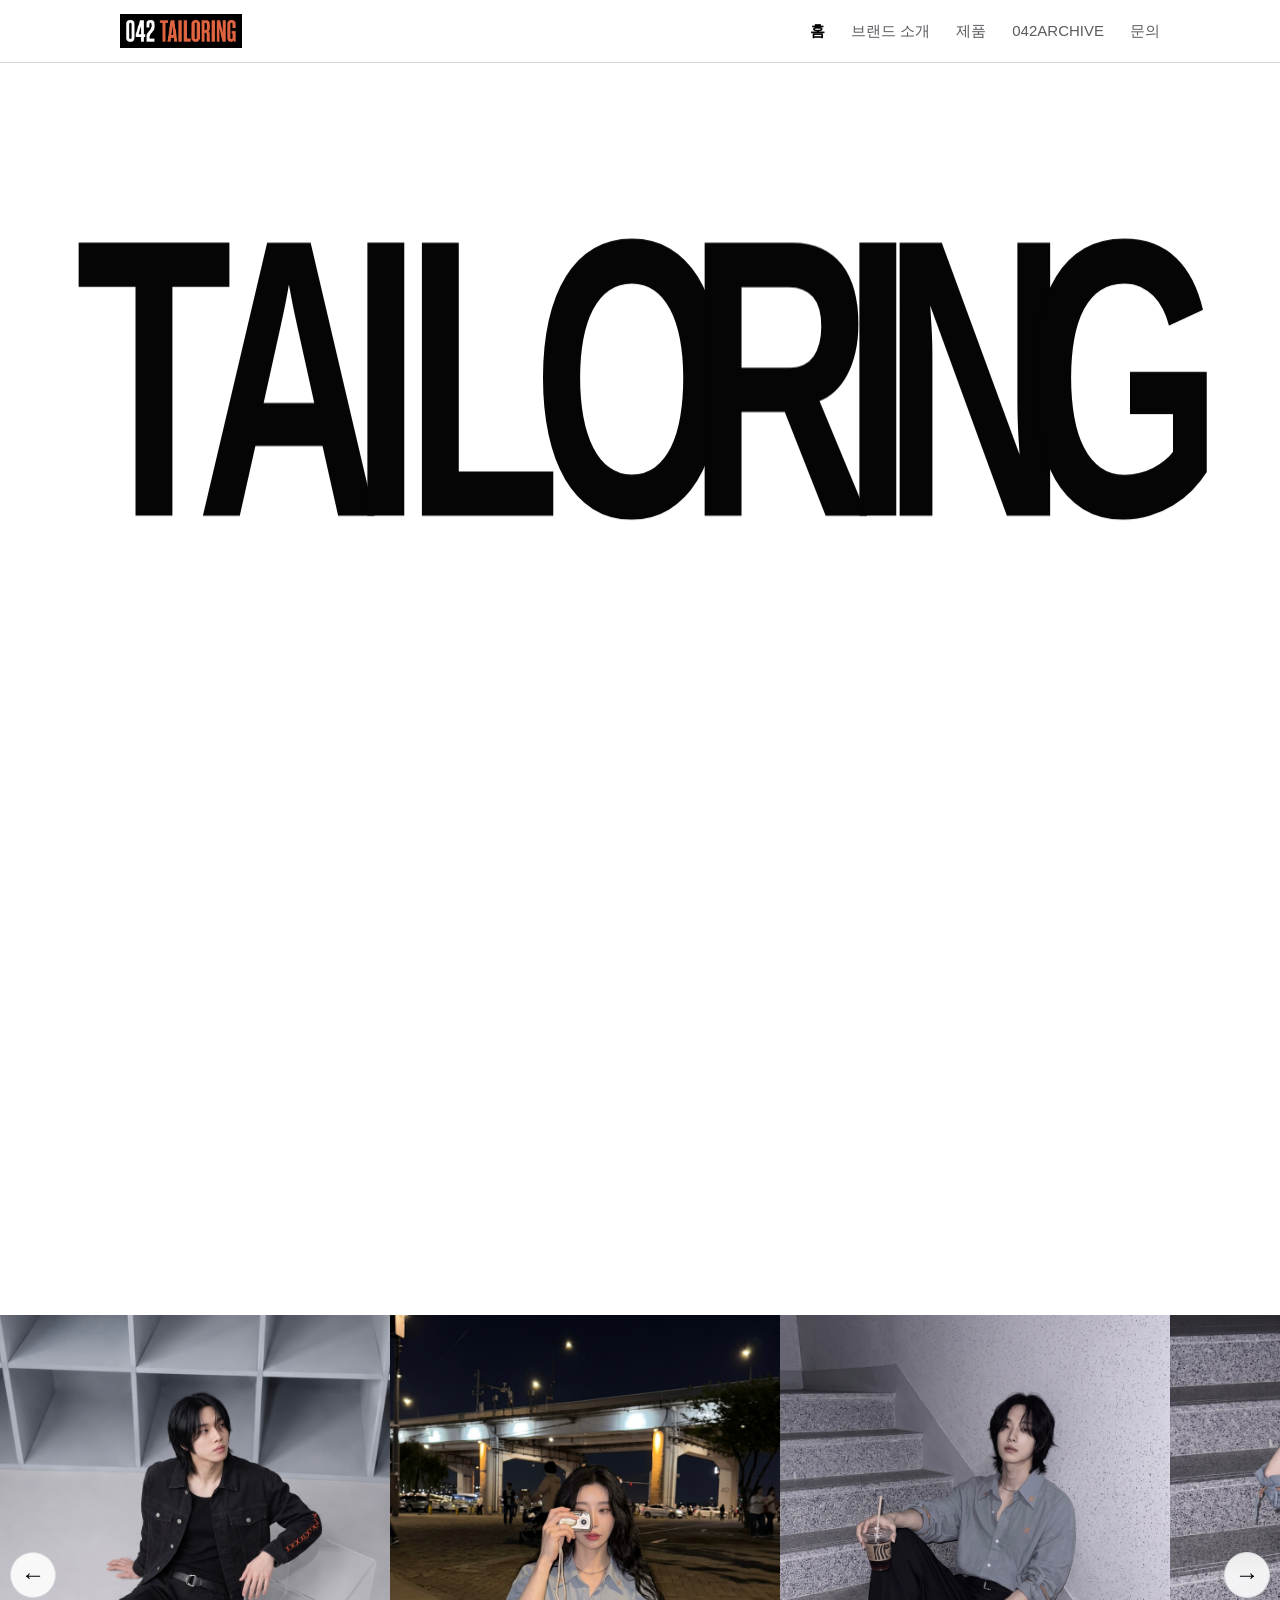
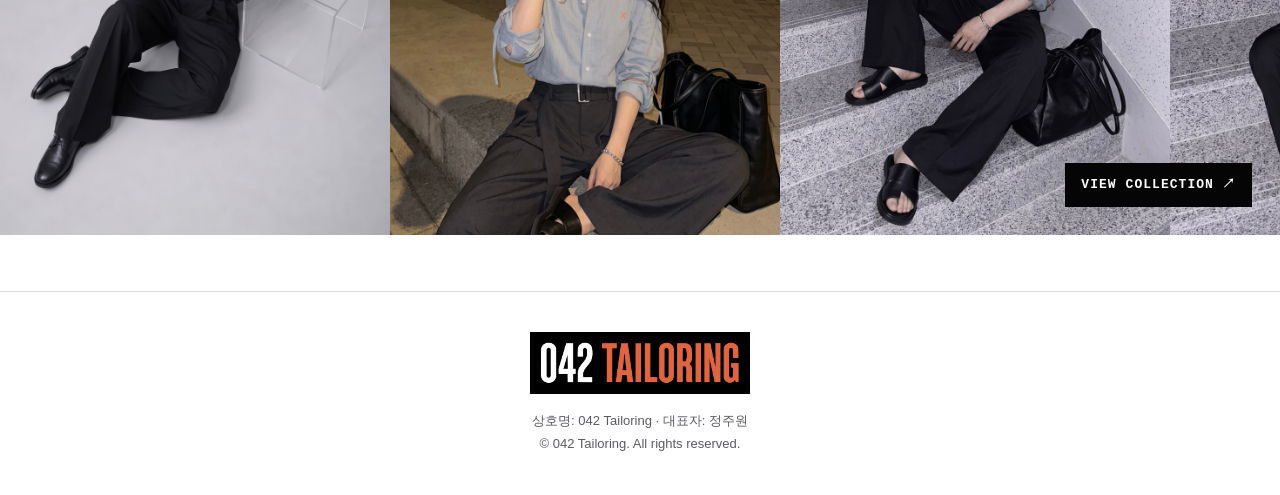
<file: index.html>
<!DOCTYPE html>
<html lang="ko">
<head>
  <meta charset="UTF-8" />
  <meta name="viewport" content="width=device-width, initial-scale=1.0" />

  <!-- [작성서 01] 브랜드명으로 바꾸세요 -->
  <title>브랜드 이름</title>
  <!-- [작성서 02] 한 줄 소개 → 검색·공유 미리보기에 나오는 설명 -->
  <meta name="description" content="브랜드 한 줄 소개를 여기에 적으세요." />

  <!-- 카톡/인스타 공유 미리보기 (OG 태그) — 브랜드명·소개·대표이미지로 바꾸세요 -->
  <meta property="og:title" content="브랜드 이름" />
  <meta property="og:description" content="브랜드 한 줄 소개" />
  <meta property="og:image" content="images/og.jpg" />
  <meta property="og:type" content="website" />

  <!-- 탭 아이콘 (images/favicon.png 넣으면 표시됨) -->
  <link rel="icon" href="images/favicon.png" />
  <link rel="stylesheet" href="style.css" />
</head>
<body>

  <!-- ===== 상단 메뉴 (5페이지 공통 — 수정하면 모든 페이지에 똑같이 반영하세요) ===== -->
  <header class="nav">
    <div class="nav-inner">
      <a href="index.html" class="logo" aria-label="042 TAILORING 홈으로 이동">
        <img src="images/042-tailoring-logo.png" alt="042 TAILORING" />
      </a>
      <button class="nav-toggle" aria-label="메뉴 열기">☰</button>
      <nav class="nav-menu">
        <a href="index.html" class="active">홈</a>
        <a href="about.html">브랜드 소개</a>
        <a href="products.html">제품</a>
        <a href="portfolio.html">042ARCHIVE</a>
        <a href="contact.html">문의</a>
      </nav>
    </div>
  </header>

  <!-- ===== 히어로 [작성서 04 홈: 메인 카피·서브 카피] ===== -->
  <section class="hero hero-type-stage">
    <!-- 첫 화면을 가득 채우며 계속 위아래로 움직이는 브랜드 타이포그래피 -->
    <h1 class="reel-title" aria-label="TAILORING">
      <!-- 같은 글자를 세로로 반복해 슬롯머신처럼 끊김 없이 회전시킵니다. -->
      <span class="letter-reel"><span class="letter-reel-track" aria-hidden="true"><span>T</span><span>T</span><span>T</span><span>T</span><span>T</span><span>T</span></span></span>
      <span class="letter-reel"><span class="letter-reel-track" aria-hidden="true"><span>A</span><span>A</span><span>A</span><span>A</span><span>A</span><span>A</span></span></span>
      <span class="letter-reel narrow"><span class="letter-reel-track" aria-hidden="true"><span>I</span><span>I</span><span>I</span><span>I</span><span>I</span><span>I</span></span></span>
      <span class="letter-reel"><span class="letter-reel-track" aria-hidden="true"><span>L</span><span>L</span><span>L</span><span>L</span><span>L</span><span>L</span></span></span>
      <span class="letter-reel wide"><span class="letter-reel-track" aria-hidden="true"><span>O</span><span>O</span><span>O</span><span>O</span><span>O</span><span>O</span></span></span>
      <span class="letter-reel"><span class="letter-reel-track" aria-hidden="true"><span>R</span><span>R</span><span>R</span><span>R</span><span>R</span><span>R</span></span></span>
      <span class="letter-reel narrow"><span class="letter-reel-track" aria-hidden="true"><span>I</span><span>I</span><span>I</span><span>I</span><span>I</span><span>I</span></span></span>
      <span class="letter-reel"><span class="letter-reel-track" aria-hidden="true"><span>N</span><span>N</span><span>N</span><span>N</span><span>N</span><span>N</span></span></span>
      <span class="letter-reel wide"><span class="letter-reel-track" aria-hidden="true"><span>G</span><span>G</span><span>G</span><span>G</span><span>G</span><span>G</span></span></span>
    </h1>
  </section>

  <!-- ===== 메인이미지 아래 영상 [작성서 04 홈: 대표 이미지] ===== -->
  <section class="home-look" aria-label="대표 스타일 영상">
    <video autoplay muted loop playsinline preload="metadata" aria-label="대표 스타일 영상">
      <source src="images/home-main-look.mp4" type="video/mp4">
      브라우저가 영상을 지원하지 않습니다.
    </video>
  </section>

  <!-- 영상 아래에서 오른쪽에서 왼쪽으로 흐르는 의상 갤러리 -->
  <section class="runway" aria-label="의상 연속 이미지">
    <button class="runway-button runway-button-prev" type="button" aria-label="이전 의상 보기">←</button>
    <div class="runway-scroll" tabindex="0" aria-label="좌우로 넘겨보는 의상 이미지">
      <div class="runway-track">
        <a class="runway-card" href="product.html?id=205aa907-89ec-420b-8bb0-45d3437c0fcf" aria-label="블랙 오버핏 데님 재킷 &amp; 와이드 슬랙스 셋업 보기"><img src="images/home-runway-01.jpg" alt="의상 스타일 1" loading="lazy"></a>
        <a class="runway-card" href="product.html?id=look-03" aria-label="워시드 슬레이트 셔츠 &amp; 와이드 슬랙스 셋업 보기"><img src="images/home-runway-02.jpg" alt="의상 스타일 2" loading="lazy"></a>
        <a class="runway-card" href="product.html?id=look-03" aria-label="워시드 슬레이트 셔츠 &amp; 와이드 슬랙스 셋업 보기"><img src="images/home-runway-03.jpg" alt="의상 스타일 3" loading="lazy"></a>
        <a class="runway-card" href="product.html?id=look-03" aria-label="워시드 슬레이트 셔츠 &amp; 와이드 슬랙스 셋업 보기"><img src="images/home-runway-04.jpg" alt="의상 스타일 4" loading="lazy"></a>
        <a class="runway-card" href="product.html?id=look-03" aria-label="워시드 슬레이트 셔츠 &amp; 와이드 슬랙스 셋업 보기"><img src="images/home-runway-05.jpg" alt="의상 스타일 5" loading="lazy"></a>
        <a class="runway-card" href="product.html?id=look-02" aria-label="초크 베이지 벨티드 더블 셋업 보기"><img src="images/home-runway-06.jpg" alt="의상 스타일 6" loading="lazy"></a>
        <a class="runway-card" href="product.html?id=look-02" aria-label="초크 베이지 벨티드 더블 셋업 보기"><img src="images/home-runway-07.jpg" alt="의상 스타일 7" loading="lazy"></a>
        <a class="runway-card" href="product.html?id=look-01" aria-label="차콜 테일러드 셋업 보기"><img src="images/home-runway-08.jpg" alt="의상 스타일 8" loading="lazy"></a>
      </div>
    </div>
    <button class="runway-button runway-button-next" type="button" aria-label="다음 의상 보기">→</button>
    <a class="runway-collection-link" href="products.html">VIEW COLLECTION <span aria-hidden="true">↗</span></a>
  </section>

  <!-- ===== 푸터 (5페이지 공통) [작성서 01: 푸터 표기 정보] ===== -->
  <footer class="footer">
    <p class="logo"><img src="images/042-tailoring-logo.png" alt="042 TAILORING" /></p>
    <p class="biz">상호명: 042 Tailoring · 대표자: 정주원</p>
    <p>© 042 Tailoring. All rights reserved.</p>
  </footer>

  <script src="script.js"></script>
</body>
</html>
</file>
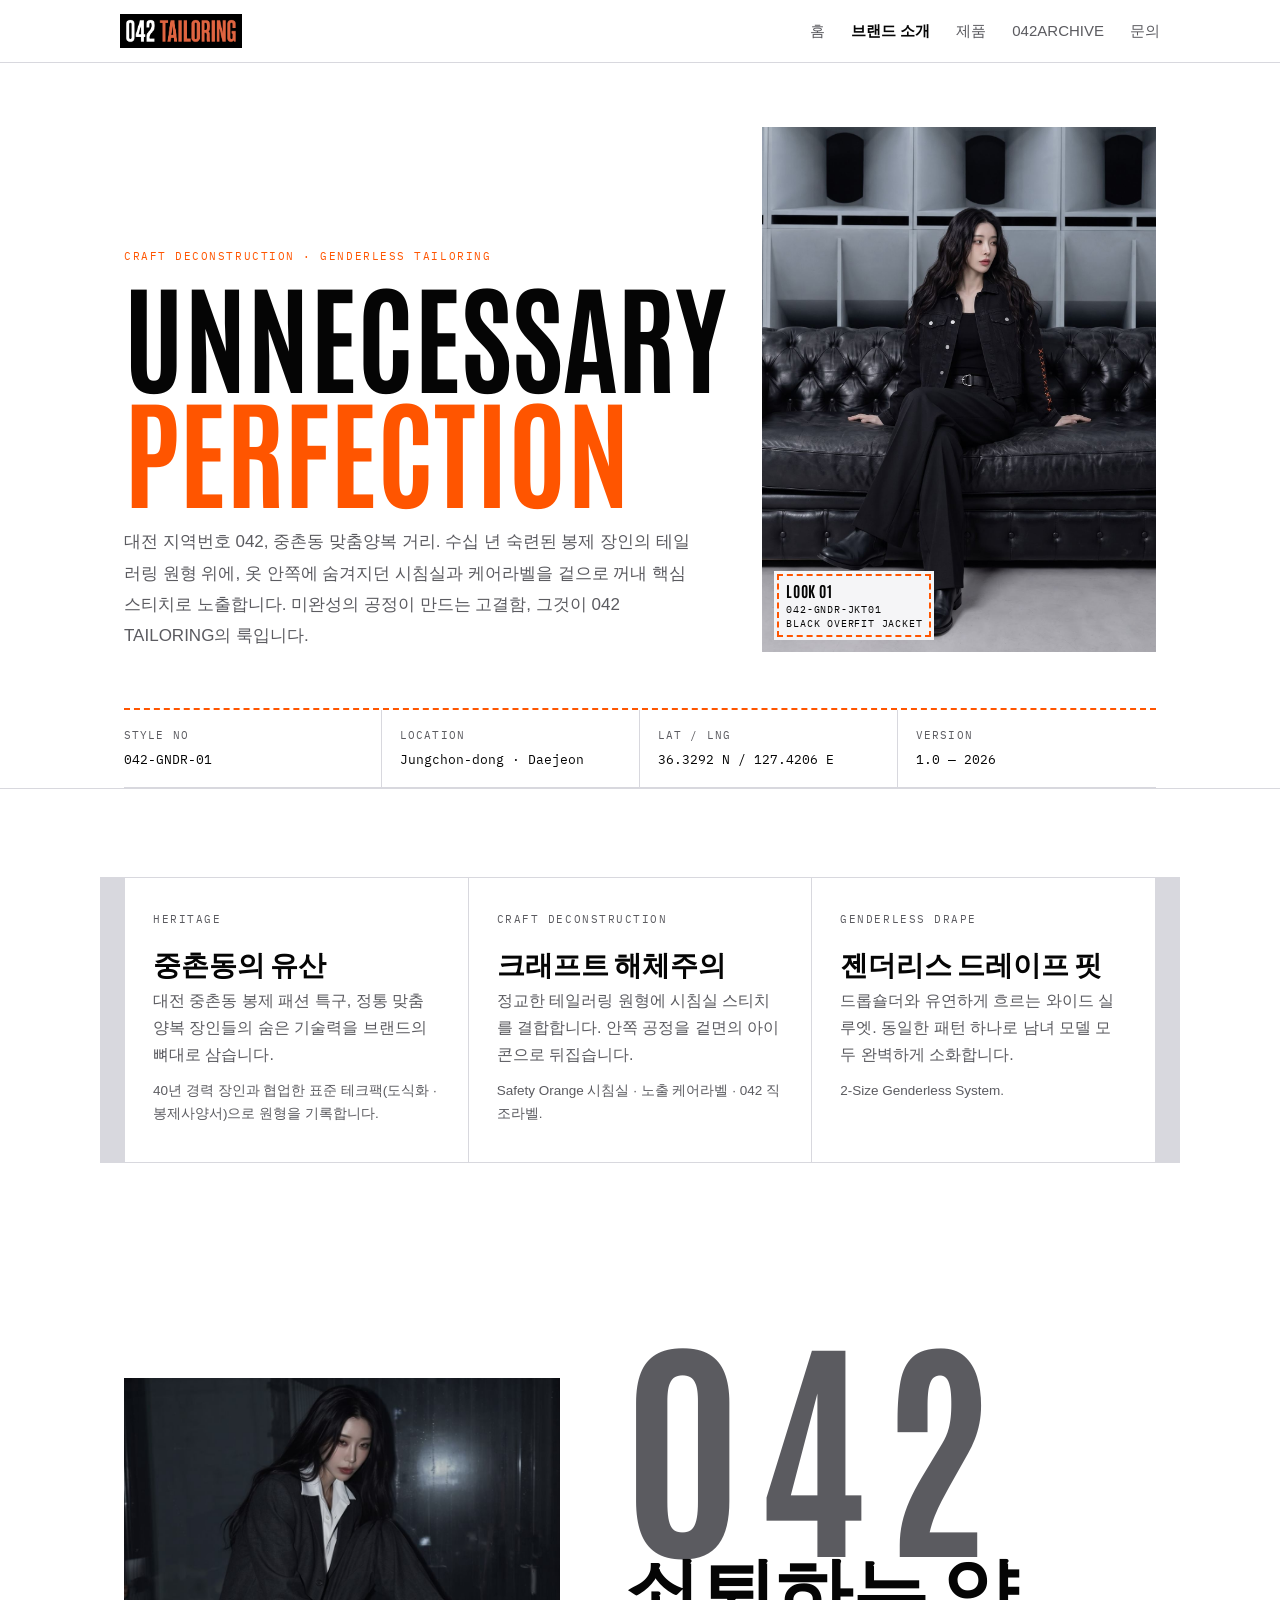
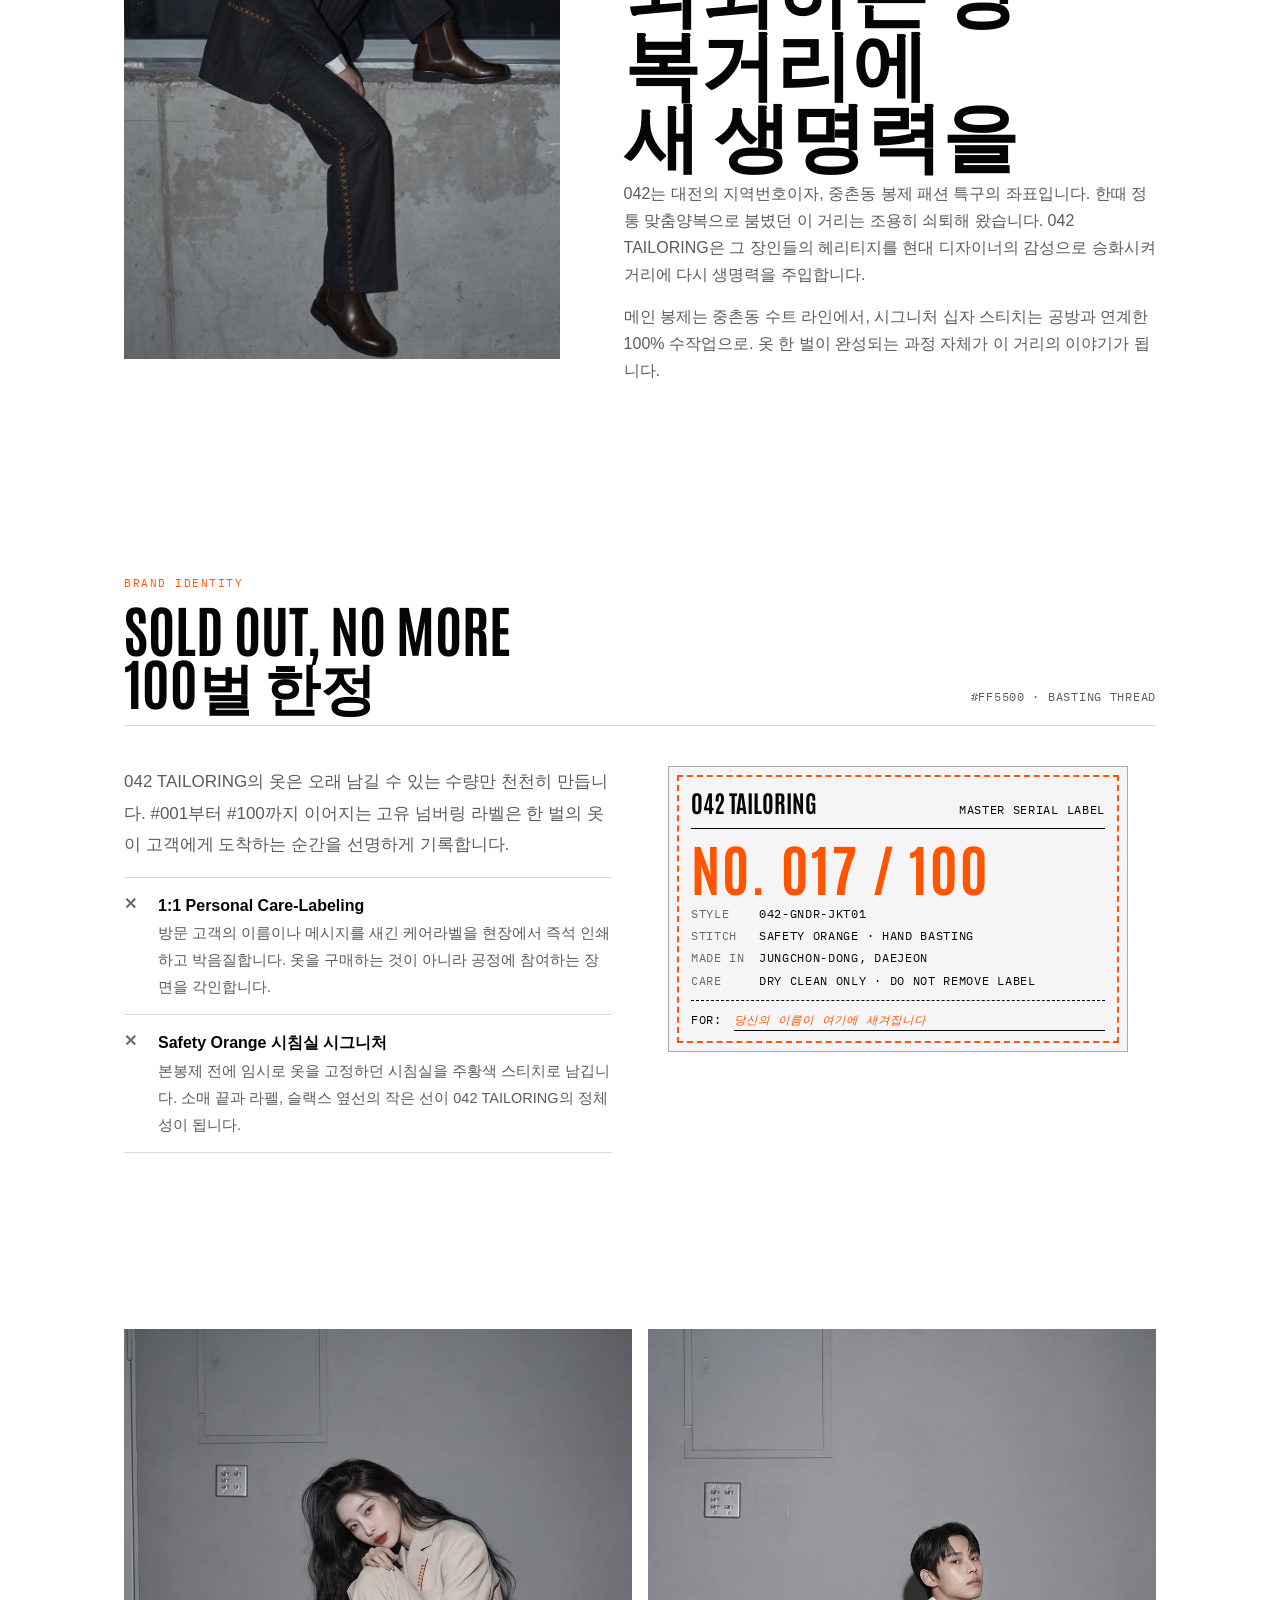
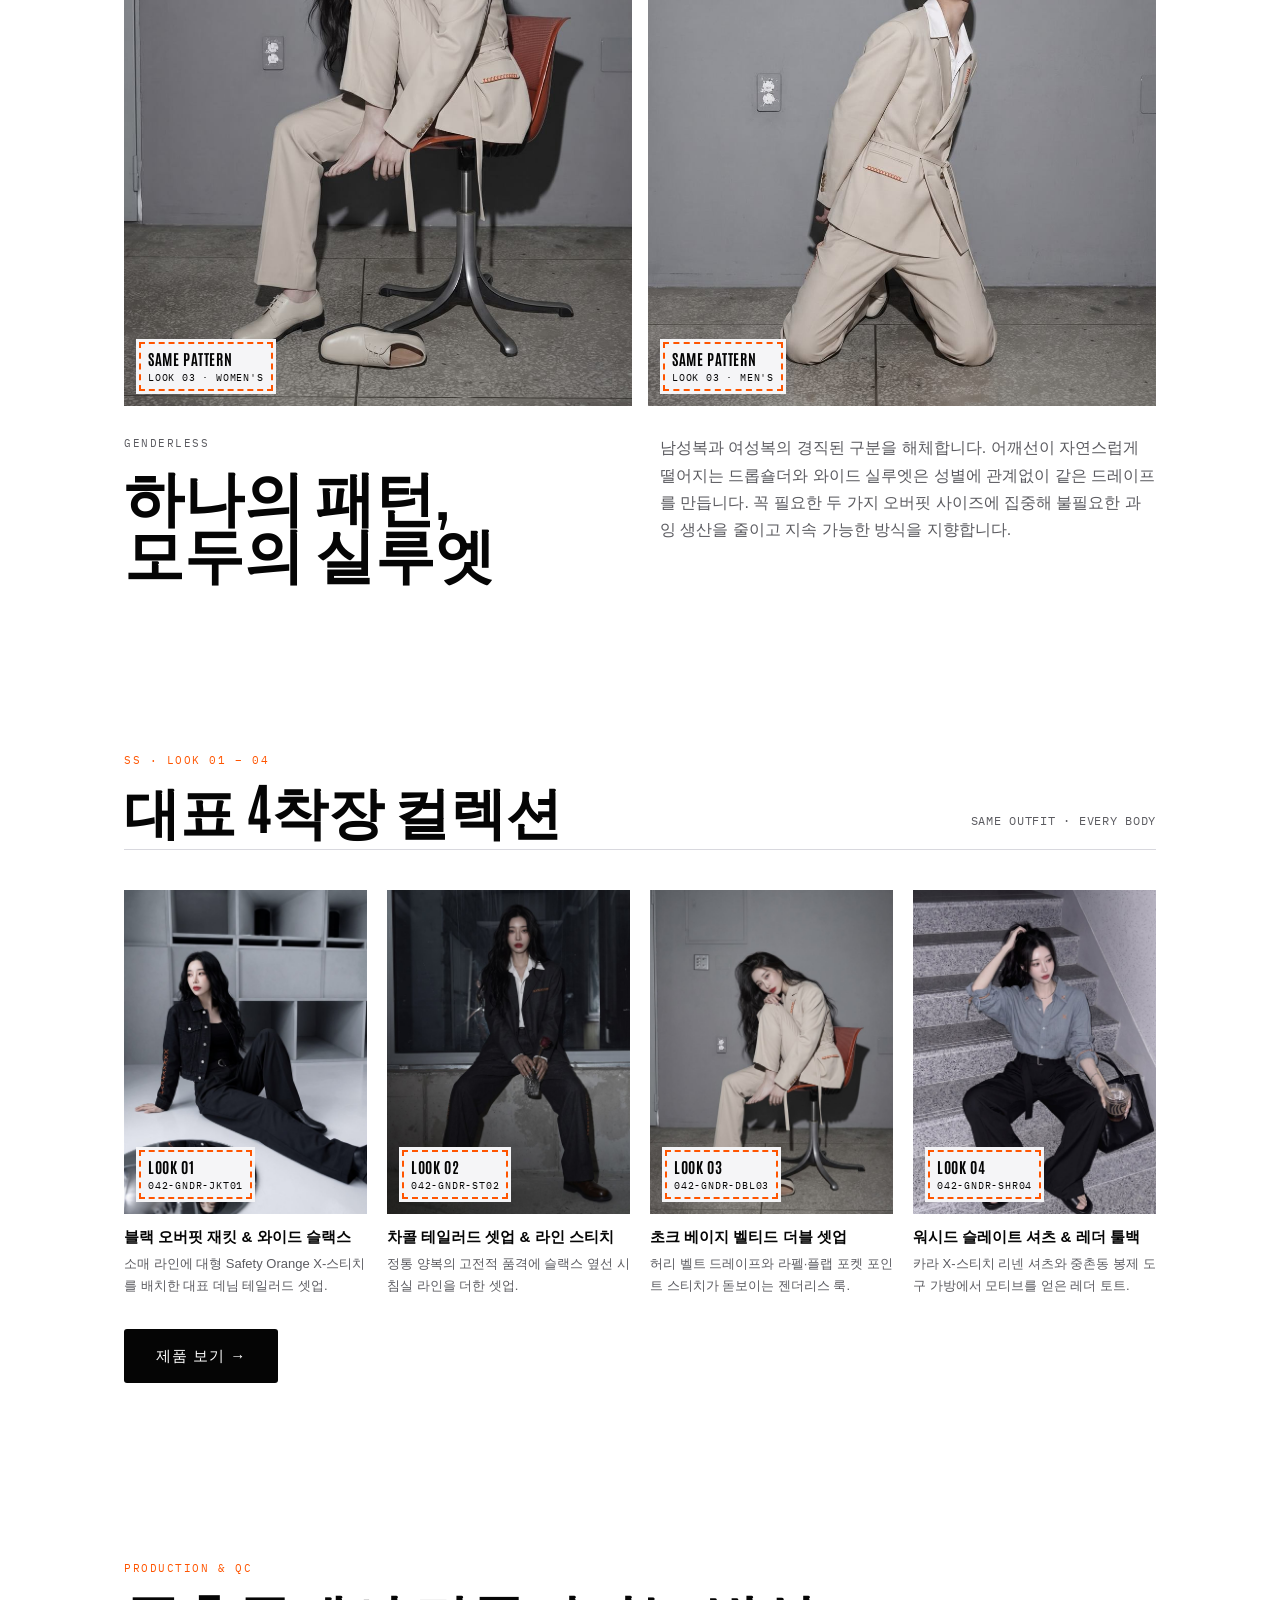
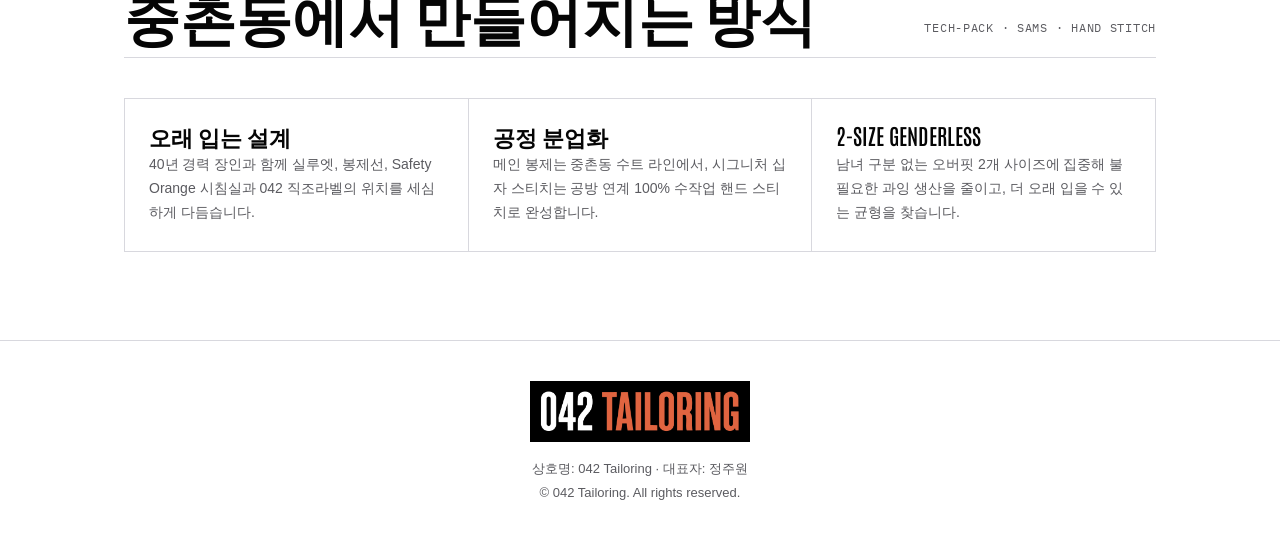
<file: about.html>
<!DOCTYPE html>
<html lang="ko">
<head>
  <meta charset="UTF-8" />
  <meta name="viewport" content="width=device-width, initial-scale=1.0" />
  <!-- [작성서 01] 브랜드명 -->
  <title>브랜드 소개 — 042 TAILORING</title>
  <!-- [작성서 02] 한 줄 소개 -->
  <meta name="description" content="대전 중촌동 맞춤양복 장인의 테일러링 위에 시침실 스티치를 노출한 크래프트 해체주의 젠더리스 룩, 042 TAILORING." />
  <meta property="og:title" content="브랜드 소개 — 042 TAILORING" />
  <meta property="og:description" content="Unnecessary Perfection. 중촌동의 유산, 크래프트 해체주의, 젠더리스 드레이프 핏." />
  <meta property="og:image" content="images/brand/look01-black-overfit-jacket-sofa.jpg" />
  <meta property="og:type" content="website" />
  <link rel="icon" href="images/favicon.png" />
  <!-- 브랜드 전용 서체: 제목용 Antonio(로고의 컨덴스드 서체와 결), 작업지시서 느낌의 IBM Plex Mono -->
  <link rel="preconnect" href="https://fonts.googleapis.com" />
  <link rel="stylesheet" href="https://fonts.googleapis.com/css2?family=Antonio:wght@600;700&family=IBM+Plex+Mono:wght@400;500&display=swap" />
  <link rel="stylesheet" href="style.css" />
</head>
<body>

  <!-- ===== 상단 메뉴 (5페이지 공통) ===== -->
  <header class="nav">
    <div class="nav-inner">
      <a href="index.html" class="logo" aria-label="042 TAILORING 홈으로 이동">
        <img src="images/042-tailoring-logo.png" alt="042 TAILORING" />
      </a>
      <button class="nav-toggle" aria-label="메뉴 열기">☰</button>
      <nav class="nav-menu">
        <a href="index.html">홈</a>
        <a href="about.html" class="active">브랜드 소개</a>
        <a href="products.html">제품</a>
        <a href="portfolio.html">042ARCHIVE</a>
        <a href="contact.html">문의</a>
      </nav>
    </div>
  </header>

  <!-- ===== 브랜드 히어로 [작성서 02: 한 줄 소개] =====
       왼쪽은 슬로건, 오른쪽은 룩북 사진. 사진 위 흰 라벨은 옷에 달린 케어라벨을 본뜬 장치입니다. -->
  <section class="b-hero">
    <div class="b-wrap b-hero-grid">
      <div class="b-hero-copy">
        <p class="b-eyebrow">Craft Deconstruction · Genderless Tailoring</p>
        <h1 class="b-display b-hero-title">Unnecessary<br /><em>Perfection</em></h1>
        <p class="b-lead">
          대전 지역번호 042, 중촌동 맞춤양복 거리. 수십 년 숙련된 봉제 장인의 테일러링 원형 위에,
          옷 안쪽에 숨겨지던 시침실과 케어라벨을 겉으로 꺼내 핵심 스티치로 노출합니다.
          미완성의 공정이 만드는 고결함, 그것이 042 TAILORING의 룩입니다.
        </p>
      </div>
      <figure class="b-photo">
        <img src="images/brand/look01-black-overfit-jacket-sofa.jpg" alt="블랙 오버핏 데님 재킷과 와이드 슬랙스를 입은 모델이 검은 가죽 소파에 앉아 있다. 왼쪽 소매에 주황색 X 스티치가 보인다." />
        <figcaption class="b-tag"><b>Look 01</b>042-GNDR-JKT01<br />Black overfit jacket</figcaption>
      </figure>
    </div>
    <!-- 작업지시서(Tech-Pack) 머리말을 그대로 옮긴 정보 띠 -->
    <div class="b-wrap">
      <dl class="b-meta">
        <div><dt>Style No</dt><dd>042-GNDR-01</dd></div>
        <div><dt>Location</dt><dd>Jungchon-dong · Daejeon</dd></div>
        <div><dt>Lat / Lng</dt><dd>36.3292 N / 127.4206 E</dd></div>
        <div><dt>Version</dt><dd>1.0 — 2026</dd></div>
      </dl>
    </div>
  </section>

  <!-- ===== 브랜드 키워드 3가지 [작성서 02: 브랜드 키워드] ===== -->
  <section class="b-section">
    <div class="b-wrap b-pillars">
      <article class="b-pillar">
        <p class="b-eyebrow">Heritage</p>
        <h2 class="b-display">중촌동의 유산</h2>
        <p>대전 중촌동 봉제 패션 특구, 정통 맞춤양복 장인들의 숨은 기술력을 브랜드의 뼈대로 삼습니다.</p>
        <p class="b-sub">40년 경력 장인과 협업한 표준 테크팩(도식화 · 봉제사양서)으로 원형을 기록합니다.</p>
      </article>
      <article class="b-pillar">
        <p class="b-eyebrow">Craft Deconstruction</p>
        <h2 class="b-display">크래프트 해체주의</h2>
        <p>정교한 테일러링 원형에 시침실 스티치를 결합합니다. 안쪽 공정을 겉면의 아이콘으로 뒤집습니다.</p>
        <p class="b-sub">Safety Orange 시침실 · 노출 케어라벨 · 042 직조라벨.</p>
      </article>
      <article class="b-pillar">
        <p class="b-eyebrow">Genderless Drape</p>
        <h2 class="b-display">젠더리스 드레이프 핏</h2>
        <p>드롭숄더와 유연하게 흐르는 와이드 실루엣. 동일한 패턴 하나로 남녀 모델 모두 완벽하게 소화합니다.</p>
        <p class="b-sub">2-Size Genderless System.</p>
      </article>
    </div>
  </section>

  <!-- ===== 브랜드 스토리 [작성서 02: 브랜드 스토리] ===== -->
  <section class="b-section">
    <div class="b-wrap b-story">
      <img src="images/brand/look02-charcoal-setup-side-stitch.jpg" alt="차콜 테일러드 셋업을 입은 모델이 콘크리트 단 위에 앉아 있다. 슬랙스 옆선을 따라 주황색 스티치가 흐른다." />
      <div class="b-story-copy">
        <p class="b-num" aria-hidden="true">042</p>
        <h2 class="b-display">쇠퇴하는 양복거리에<br />새 생명력을</h2>
        <p>042는 대전의 지역번호이자, 중촌동 봉제 패션 특구의 좌표입니다. 한때 정통 맞춤양복으로 붐볐던 이 거리는 조용히 쇠퇴해 왔습니다. 042 TAILORING은 그 장인들의 헤리티지를 현대 디자이너의 감성으로 승화시켜 거리에 다시 생명력을 주입합니다.</p>
        <p>메인 봉제는 중촌동 수트 라인에서, 시그니처 십자 스티치는 공방과 연계한 100% 수작업으로. 옷 한 벌이 완성되는 과정 자체가 이 거리의 이야기가 됩니다.</p>
      </div>
    </div>
  </section>

  <!-- ===== 시그니처: Safety Orange 시침실 [작성서 02: 브랜드 철학] ===== -->
  <section class="b-section">
    <div class="b-wrap">
      <div class="b-sec-head">
        <div>
          <p class="b-eyebrow">Brand Identity</p>
          <h2 class="b-display">Sold Out, No More<br />100벌 한정</h2>
        </div>
        <p class="b-mono">#FF5500 · Basting thread</p>
      </div>
      <div class="b-sig">
        <div>
          <p class="b-lead">042 TAILORING의 옷은 오래 남길 수 있는 수량만 천천히 만듭니다. #001부터 #100까지 이어지는 고유 넘버링 라벨은 한 벌의 옷이 고객에게 도착하는 순간을 선명하게 기록합니다.</p>
          <ul class="b-points">
            <li><span class="b-x" aria-hidden="true">✕</span><div><strong>1:1 Personal Care-Labeling</strong><span>방문 고객의 이름이나 메시지를 새긴 케어라벨을 현장에서 즉석 인쇄하고 박음질합니다. 옷을 구매하는 것이 아니라 공정에 참여하는 장면을 각인합니다.</span></div></li>
            <li><span class="b-x" aria-hidden="true">✕</span><div><strong>Safety Orange 시침실 시그니처</strong><span>본봉제 전에 임시로 옷을 고정하던 시침실을 주황색 스티치로 남깁니다. 소매 끝과 라펠, 슬랙스 옆선의 작은 선이 042 TAILORING의 정체성이 됩니다.</span></div></li>
          </ul>
        </div>
        <div>
          <!-- 마스터 시리얼 케어라벨을 본뜬 카드 (예시 번호) -->
          <div class="b-label-card" aria-label="마스터 시리얼 케어라벨 예시">
            <div class="b-label-head"><span class="b-display">042 Tailoring</span><span>Master Serial Label</span></div>
            <p class="b-serial">No. 017 / 100</p>
            <dl>
              <dt>Style</dt><dd>042-GNDR-JKT01</dd>
              <dt>Stitch</dt><dd>Safety Orange · Hand basting</dd>
              <dt>Made in</dt><dd>Jungchon-dong, Daejeon</dd>
              <dt>Care</dt><dd>Dry clean only · Do not remove label</dd>
            </dl>
            <p class="b-label-for">For:<span>당신의 이름이 여기에 새겨집니다</span></p>
          </div>
        </div>
      </div>
    </div>
  </section>

  <!-- ===== 젠더리스: 같은 패턴, 남녀 모델 [작성서 02: 사람·공간 사진] ===== -->
  <section class="b-section">
    <div class="b-wrap">
      <div class="b-pair">
        <figure class="b-photo"><img src="images/brand/look03-chalk-beige-belted-women.jpg" alt="초크 베이지 벨티드 더블 셋업을 입은 여성 모델이 주황색 의자에 앉아 있다." /><figcaption class="b-tag"><b>Same pattern</b>Look 03 · Women's</figcaption></figure>
        <figure class="b-photo"><img src="images/brand/look03-chalk-beige-belted-men.jpg" alt="같은 초크 베이지 벨티드 더블 셋업을 입은 남성 모델이 회색 벽 앞에 무릎을 굽히고 있다." /><figcaption class="b-tag"><b>Same pattern</b>Look 03 · Men's</figcaption></figure>
      </div>
      <div class="b-pair-copy">
        <div>
          <p class="b-eyebrow">Genderless</p>
          <h2 class="b-display">하나의 패턴,<br />모두의 실루엣</h2>
        </div>
        <p>남성복과 여성복의 경직된 구분을 해체합니다. 어깨선이 자연스럽게 떨어지는 드롭숄더와 와이드 실루엣은 성별에 관계없이 같은 드레이프를 만듭니다. 꼭 필요한 두 가지 오버핏 사이즈에 집중해 불필요한 과잉 생산을 줄이고 지속 가능한 방식을 지향합니다.</p>
      </div>
    </div>
  </section>

  <!-- ===== 대표 4착장 룩북 =====
       브랜드 소개 자료의 컬렉션 개요입니다. 실제 판매 제품은 제품 페이지(products.json)에서 관리됩니다. -->
  <section class="b-section">
    <div class="b-wrap">
      <div class="b-sec-head">
        <div>
          <p class="b-eyebrow">SS · Look 01 – 04</p>
          <h2 class="b-display">대표 4착장 컬렉션</h2>
        </div>
        <p class="b-mono">Same outfit · Every body</p>
      </div>
      <div class="b-lookbook">
        <a class="b-look" href="products.html#product-205aa907-89ec-420b-8bb0-45d3437c0fcf">
          <figure class="b-photo"><img src="images/brand/look01-black-overfit-jacket-mirror.jpg" alt="블랙 오버핏 재킷과 와이드 슬랙스. 소매의 주황색 X 스티치." /><figcaption class="b-tag"><b>Look 01</b>042-GNDR-JKT01</figcaption></figure>
          <h3>블랙 오버핏 재킷 &amp; 와이드 슬랙스</h3>
          <p>소매 라인에 대형 Safety Orange X-스티치를 배치한 대표 데님 테일러드 셋업.</p>
        </a>
        <a class="b-look" href="products.html#product-look-01">
          <figure class="b-photo"><img src="images/brand/look02-charcoal-setup-front.jpg" alt="차콜 테일러드 셋업과 화이트 셔츠를 입은 모델이 야간 창가 앞에 서 있다." /><figcaption class="b-tag"><b>Look 02</b>042-GNDR-ST02</figcaption></figure>
          <h3>차콜 테일러드 셋업 &amp; 라인 스티치</h3>
          <p>정통 양복의 고전적 품격에 슬랙스 옆선 시침실 라인을 더한 셋업.</p>
        </a>
        <a class="b-look" href="products.html#product-look-02">
          <figure class="b-photo"><img src="images/brand/look03-chalk-beige-belted-women.jpg" alt="초크 베이지 벨티드 더블 셋업." /><figcaption class="b-tag"><b>Look 03</b>042-GNDR-DBL03</figcaption></figure>
          <h3>초크 베이지 벨티드 더블 셋업</h3>
          <p>허리 벨트 드레이프와 라펠·플랩 포켓 포인트 스티치가 돋보이는 젠더리스 룩.</p>
        </a>
        <a class="b-look" href="products.html#product-look-03">
          <figure class="b-photo"><img src="images/brand/look04-washed-slate-shirt-toolbag.jpg" alt="계단에 앉은 모델. 워시드 슬레이트 셔츠와 블랙 레더 툴백." /><figcaption class="b-tag"><b>Look 04</b>042-GNDR-SHR04</figcaption></figure>
          <h3>워시드 슬레이트 셔츠 &amp; 레더 툴백</h3>
          <p>카라 X-스티치 리넨 셔츠와 중촌동 봉제 도구 가방에서 모티브를 얻은 레더 토트.</p>
        </a>
      </div>
      <p class="b-cta"><a class="btn" href="products.html">제품 보기 →</a></p>
    </div>
  </section>

  <!-- ===== 만드는 방식 (생산·QC) ===== -->
  <section class="b-section b-section-last">
    <div class="b-wrap">
      <div class="b-sec-head">
        <div>
          <p class="b-eyebrow">Production &amp; QC</p>
          <h2 class="b-display">중촌동에서 만들어지는 방식</h2>
        </div>
        <p class="b-mono">Tech-pack · SAMS · Hand stitch</p>
      </div>
      <div class="b-process">
        <div><h3 class="b-display">오래 입는 설계</h3><p>40년 경력 장인과 함께 실루엣, 봉제선, Safety Orange 시침실과 042 직조라벨의 위치를 세심하게 다듬습니다.</p></div>
        <div><h3 class="b-display">공정 분업화</h3><p>메인 봉제는 중촌동 수트 라인에서, 시그니처 십자 스티치는 공방 연계 100% 수작업 핸드 스티치로 완성합니다.</p></div>
        <div><h3 class="b-display">2-Size Genderless</h3><p>남녀 구분 없는 오버핏 2개 사이즈에 집중해 불필요한 과잉 생산을 줄이고, 더 오래 입을 수 있는 균형을 찾습니다.</p></div>
      </div>
    </div>
  </section>

  <!-- ===== 푸터 (5페이지 공통) ===== -->
  <footer class="footer">
    <p class="logo"><img src="images/042-tailoring-logo.png" alt="042 TAILORING" /></p>
    <p class="biz">상호명: 042 Tailoring · 대표자: 정주원</p>
    <p>© 042 Tailoring. All rights reserved.</p>
  </footer>

  <script src="script.js"></script>
</body>
</html>
</file>
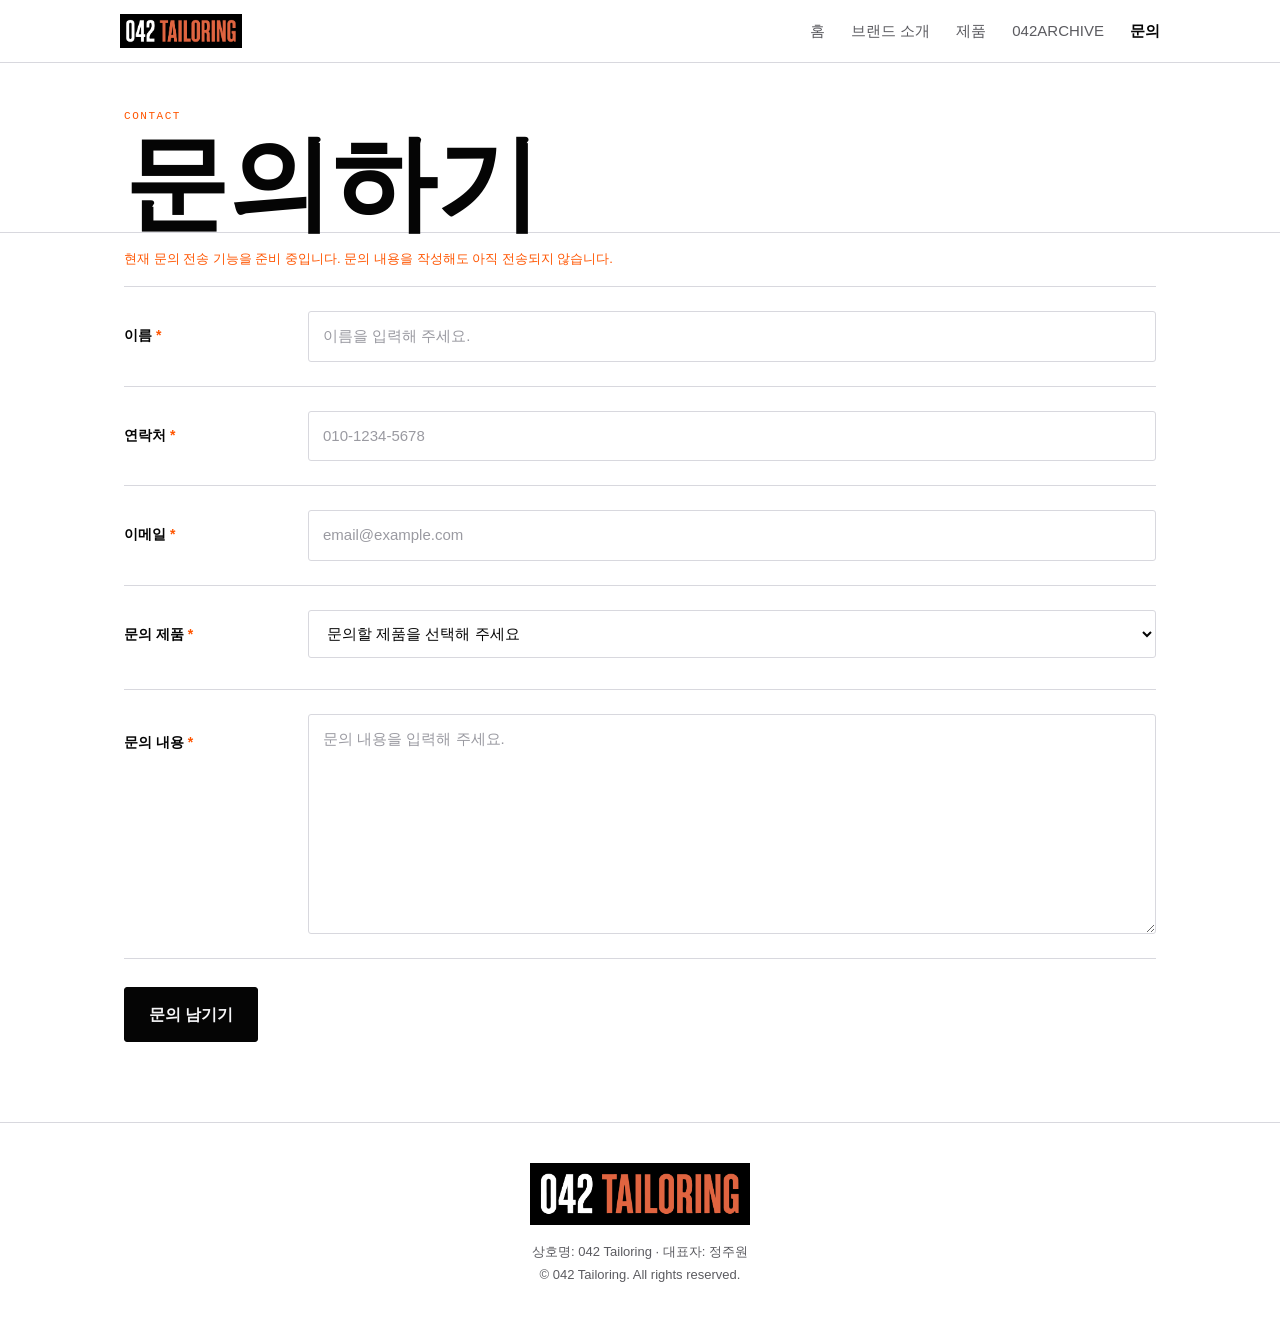
<file: contact.html>
<!DOCTYPE html>
<html lang="ko">
<head>
  <meta charset="UTF-8" />
  <meta name="viewport" content="width=device-width, initial-scale=1.0" />
  <title>문의 — 042 TAILORING</title>
  <meta name="description" content="042 TAILORING 제품과 컬렉션에 대해 문의해 주세요." />
  <link rel="icon" href="images/favicon.png" />
  <link rel="stylesheet" href="style.css" />
</head>
<body class="contact-page">

  <header class="nav">
    <div class="nav-inner">
      <a href="index.html" class="logo" aria-label="042 TAILORING 홈으로 이동">
        <img src="images/042-tailoring-logo.png" alt="042 TAILORING" />
      </a>
      <button class="nav-toggle" aria-label="메뉴 열기">☰</button>
      <nav class="nav-menu">
        <a href="index.html">홈</a>
        <a href="about.html">브랜드 소개</a>
        <a href="products.html">제품</a>
        <a href="portfolio.html">042ARCHIVE</a>
        <a href="contact.html" class="active">문의</a>
      </nav>
    </div>
  </header>

  <section class="contact-head" aria-labelledby="contactTitle">
    <div class="contact-wrap">
      <p class="b-eyebrow">Contact</p>
      <h1 id="contactTitle" class="b-display">문의하기</h1>
    </div>
  </section>

  <section class="contact-section">
    <div class="contact-wrap">
      <p class="contact-form-notice" role="status">현재 문의 전송 기능을 준비 중입니다. 문의 내용을 작성해도 아직 전송되지 않습니다.</p>
      <form class="contact-form" id="contactForm" novalidate>
        <div class="contact-form-row">
          <label for="contactName">이름 <span aria-hidden="true">*</span></label>
          <div class="contact-field">
            <input id="contactName" name="name" type="text" autocomplete="name" placeholder="이름을 입력해 주세요." required>
            <p class="contact-error" data-error-for="contactName" role="alert"></p>
          </div>
        </div>

        <div class="contact-form-row">
          <label for="contactPhone">연락처 <span aria-hidden="true">*</span></label>
          <div class="contact-field">
            <input id="contactPhone" name="phone" type="tel" inputmode="tel" autocomplete="tel" placeholder="010-1234-5678" required>
            <p class="contact-error" data-error-for="contactPhone" role="alert"></p>
          </div>
        </div>

        <div class="contact-form-row">
          <label for="contactEmail">이메일 <span aria-hidden="true">*</span></label>
          <div class="contact-field">
            <input id="contactEmail" name="email" type="email" autocomplete="email" placeholder="email@example.com" required>
            <p class="contact-error" data-error-for="contactEmail" role="alert"></p>
          </div>
        </div>

        <div class="contact-form-row">
          <label for="contactProduct">문의 제품 <span aria-hidden="true">*</span></label>
          <div class="contact-field">
            <select id="contactProduct" name="productId" required>
              <option value="">문의할 제품을 선택해 주세요</option>
            </select>
            <p class="contact-product-status" id="contactProductStatus" role="status" aria-live="polite"></p>
            <p class="contact-error" data-error-for="contactProduct" role="alert"></p>
          </div>
        </div>

        <div class="contact-form-row contact-form-row-message">
          <label for="contactMessage">문의 내용 <span aria-hidden="true">*</span></label>
          <div class="contact-field">
            <textarea id="contactMessage" name="message" rows="8" placeholder="문의 내용을 입력해 주세요." required></textarea>
            <p class="contact-error" data-error-for="contactMessage" role="alert"></p>
          </div>
        </div>

        <div class="contact-form-actions">
          <button class="contact-submit" type="submit">문의 남기기</button>
          <p class="contact-form-status" id="contactFormStatus" role="status" aria-live="polite"></p>
        </div>
      </form>
    </div>
  </section>

  <footer class="footer">
    <p class="logo"><img src="images/042-tailoring-logo.png" alt="042 TAILORING" /></p>
    <p class="biz">상호명: 042 Tailoring · 대표자: 정주원</p>
    <p>© 042 Tailoring. All rights reserved.</p>
  </footer>

  <script src="script.js"></script>
  <script src="catalog.js?v=20260826-rich-editor-1"></script>
  <script src="contact.js"></script>
</body>
</html>
</file>
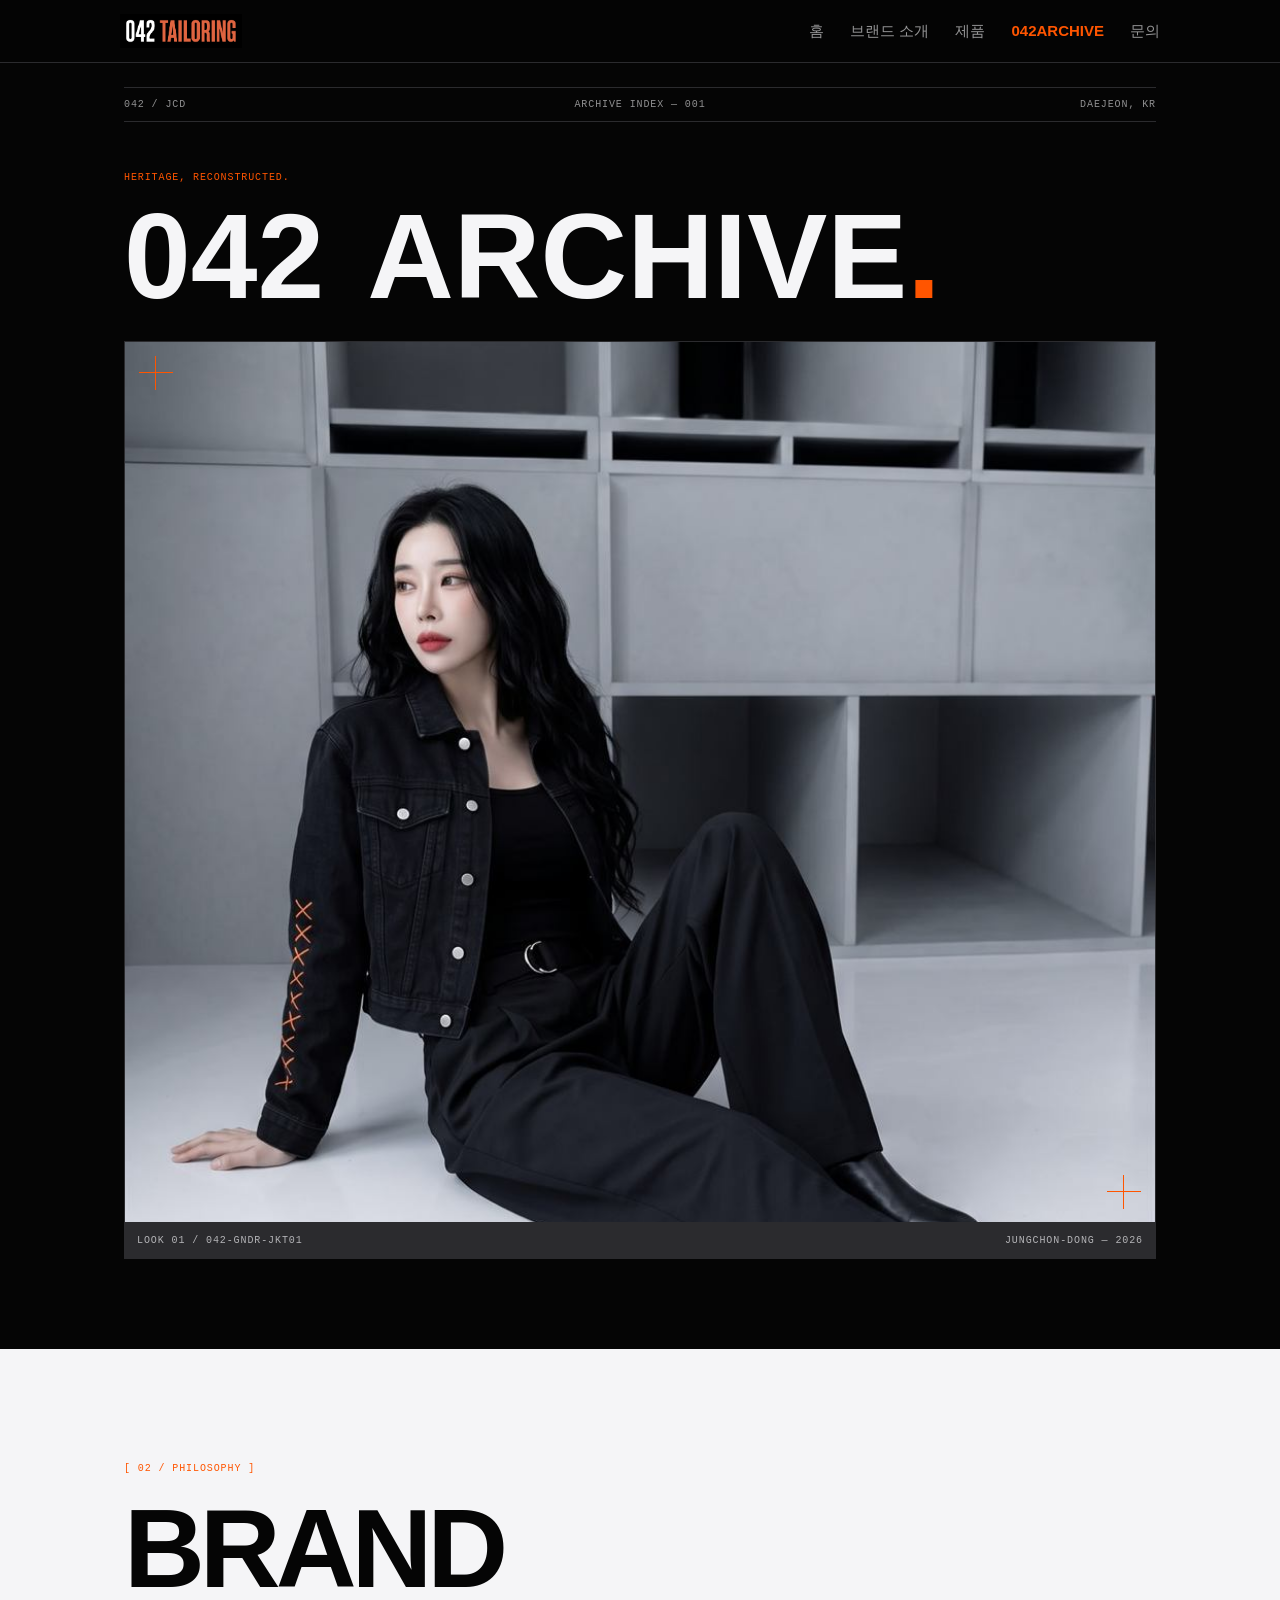
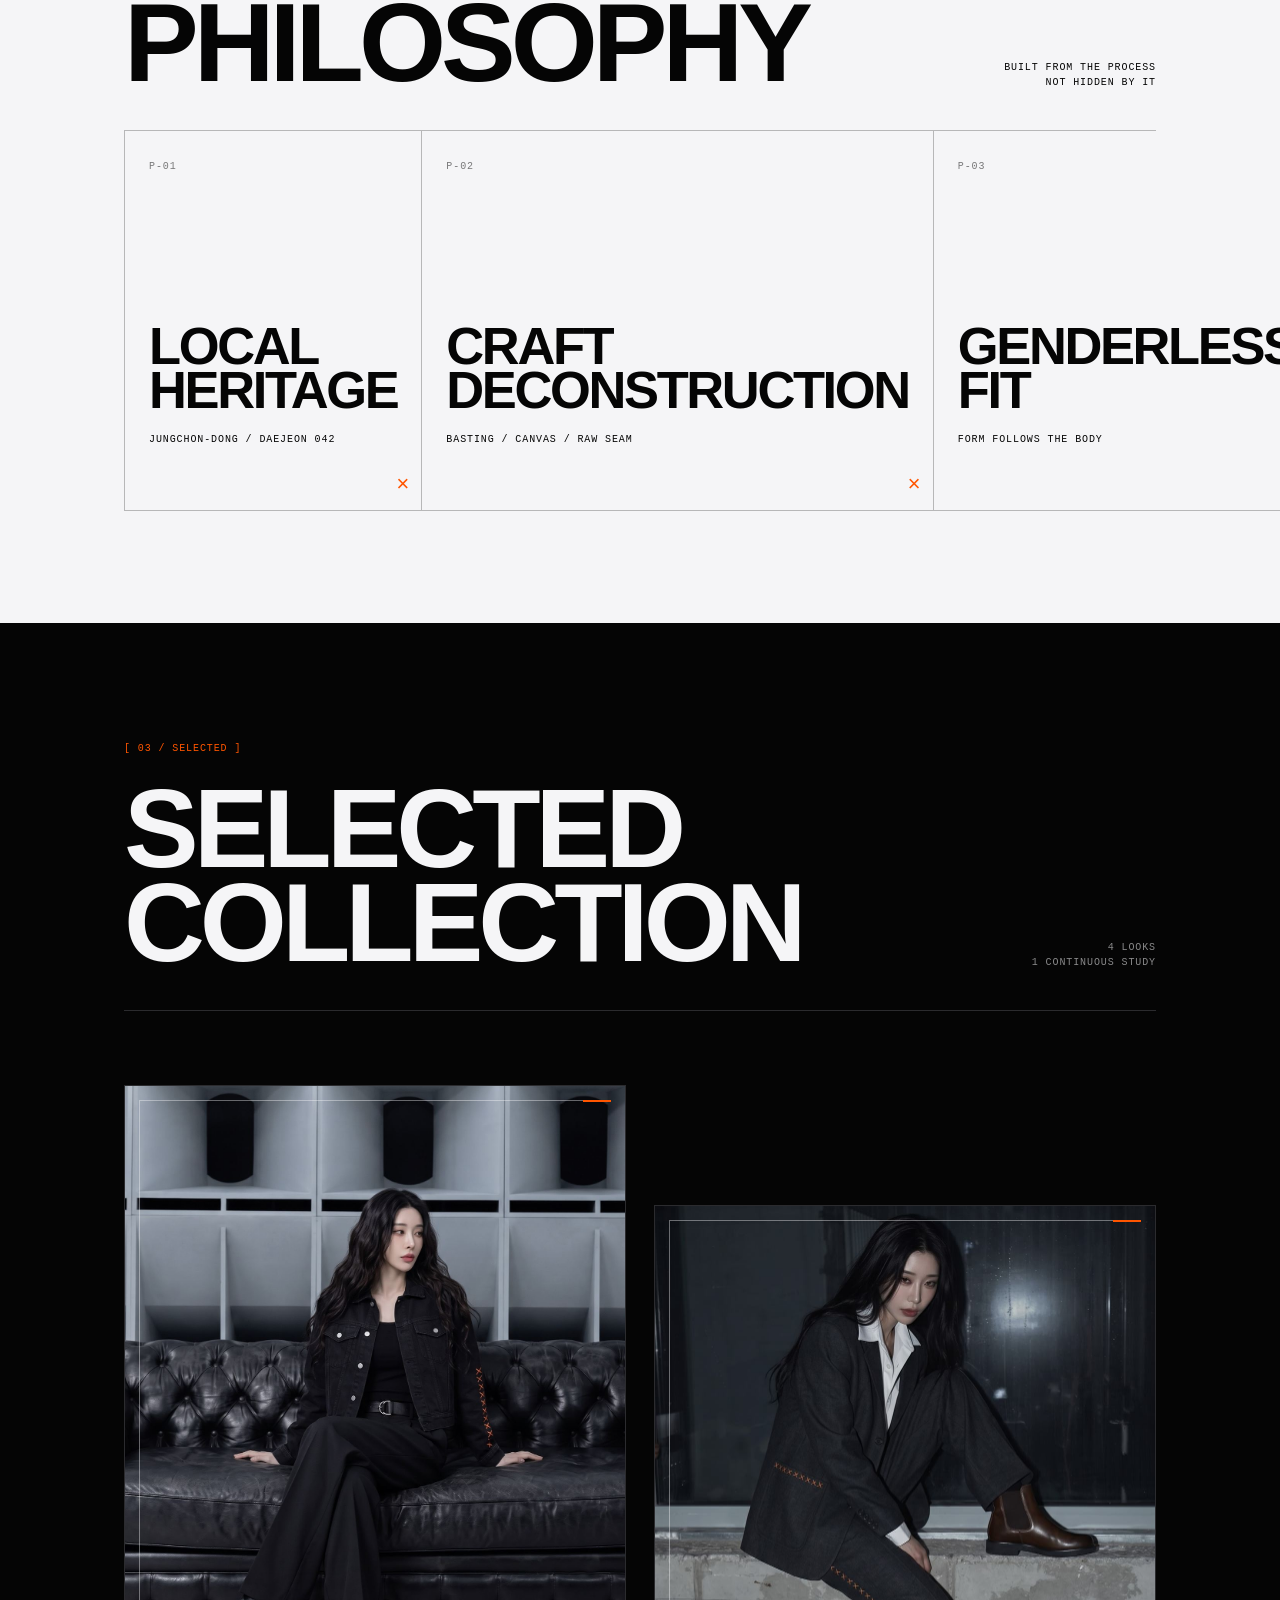
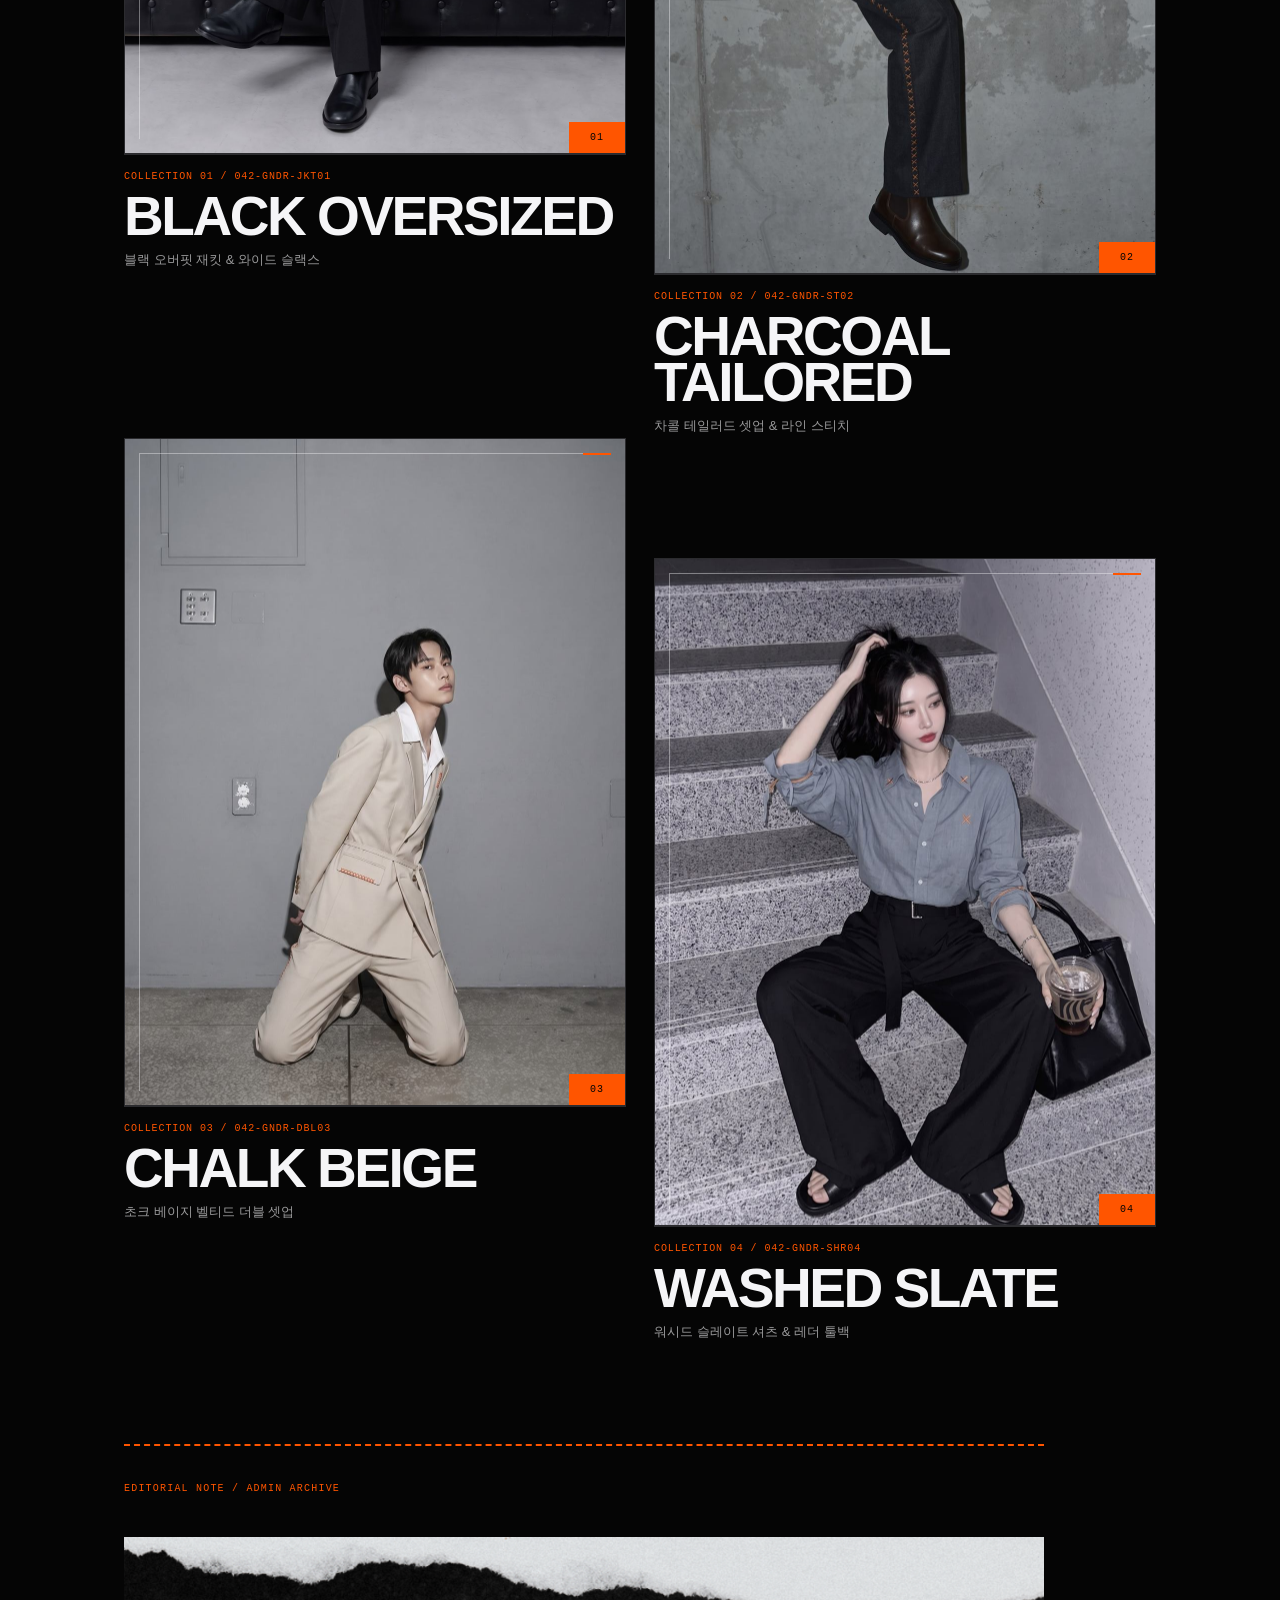
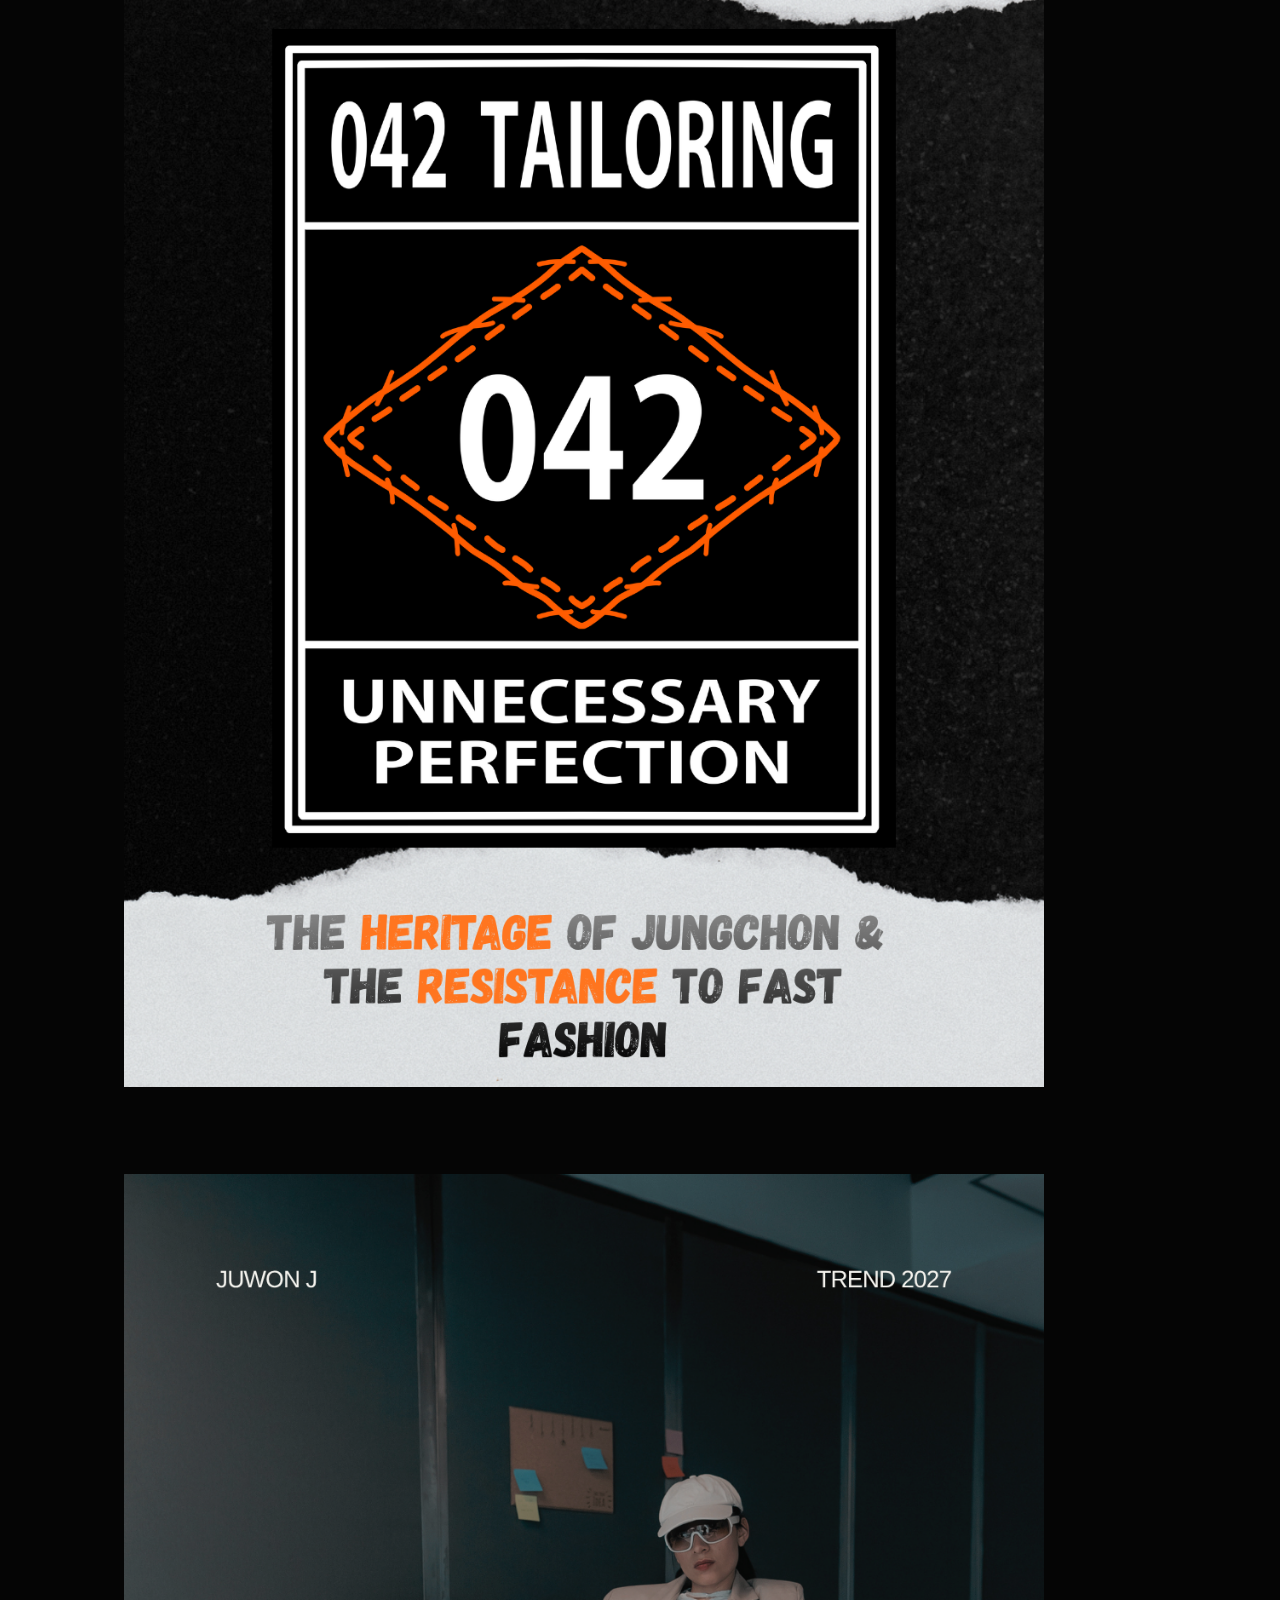
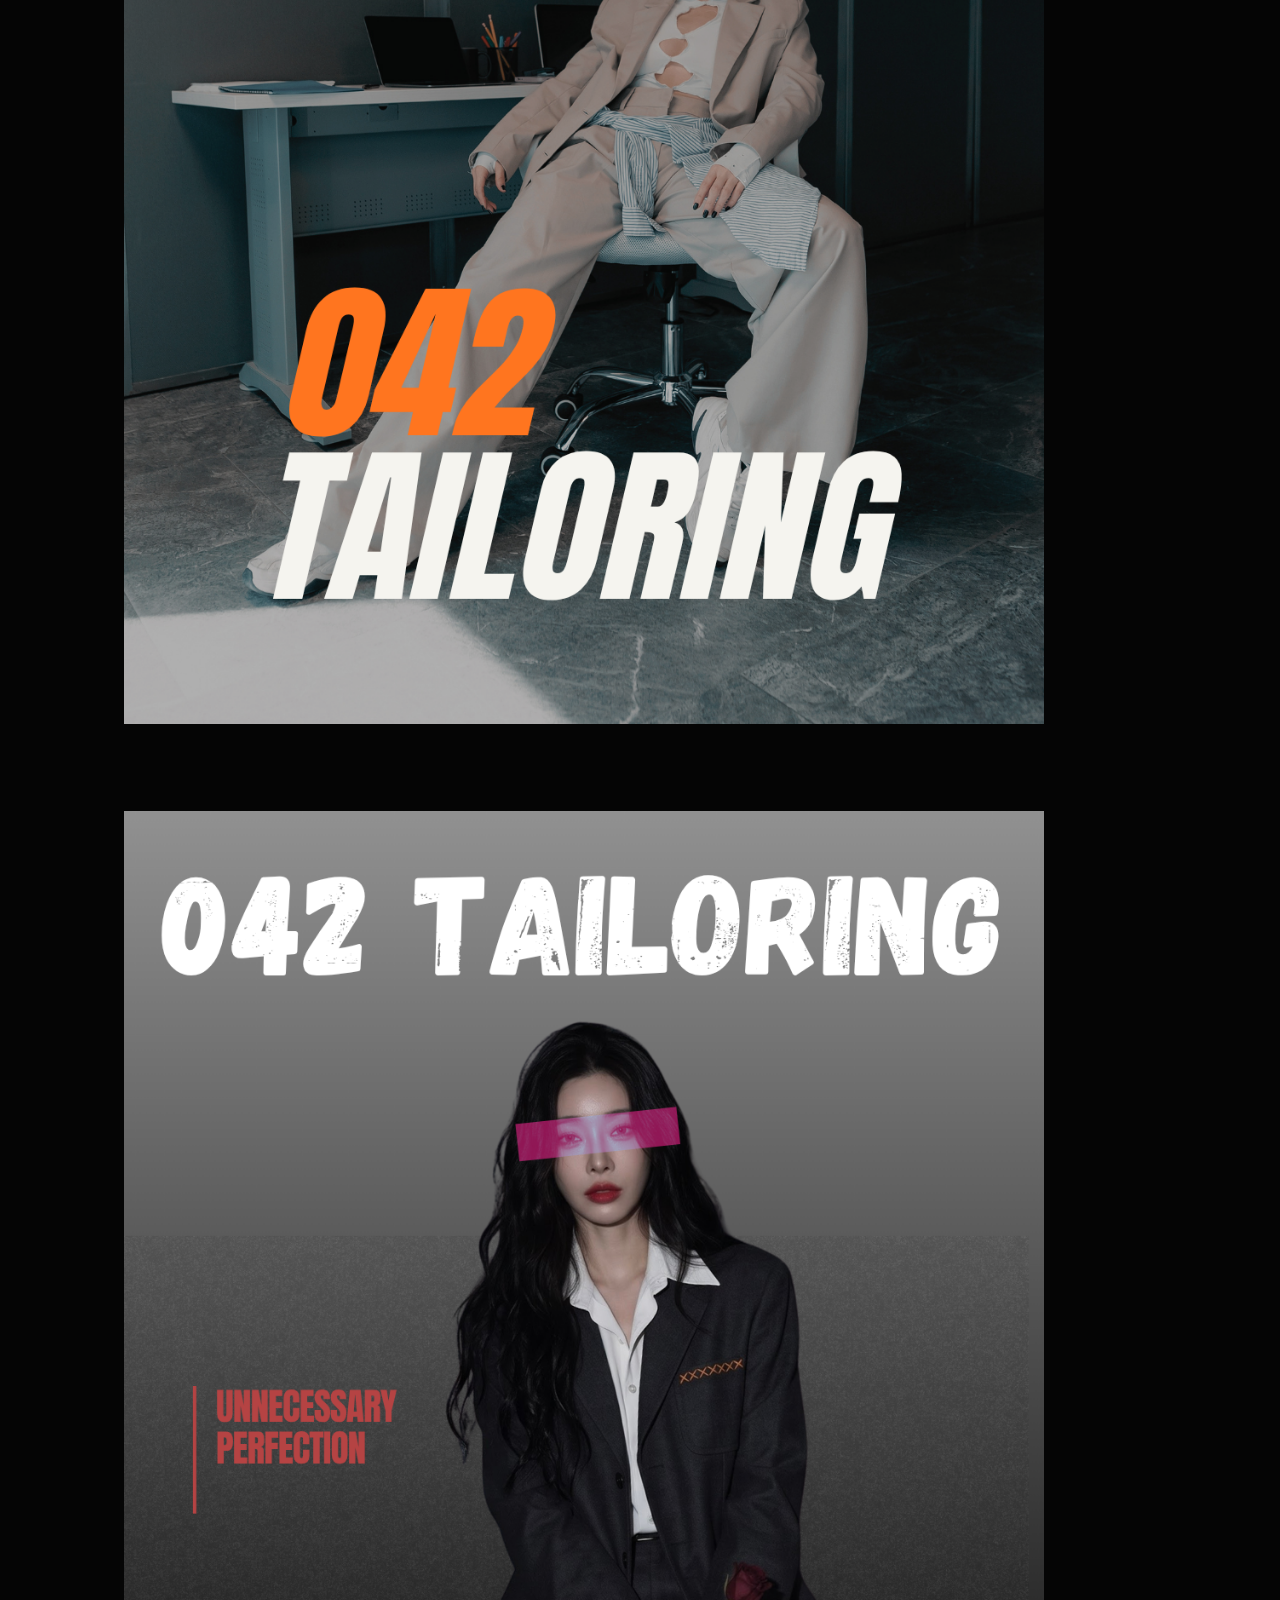
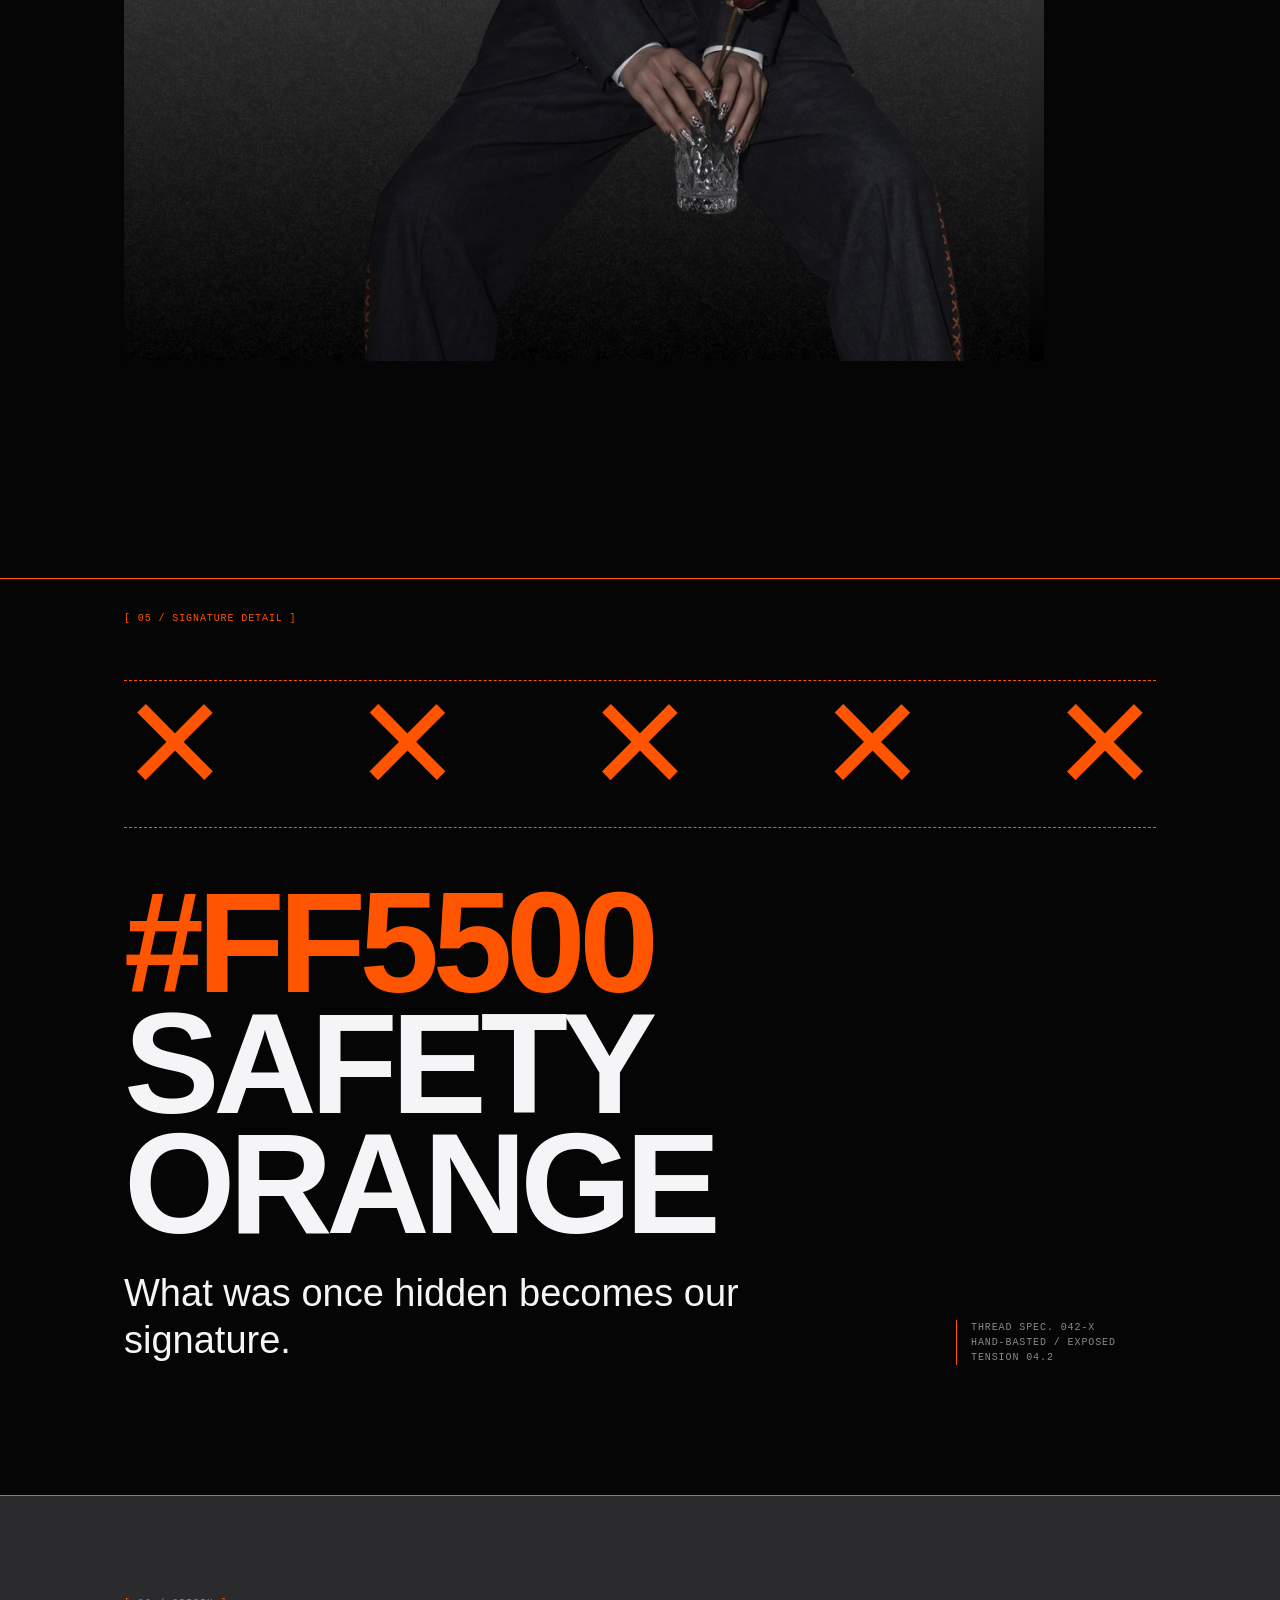
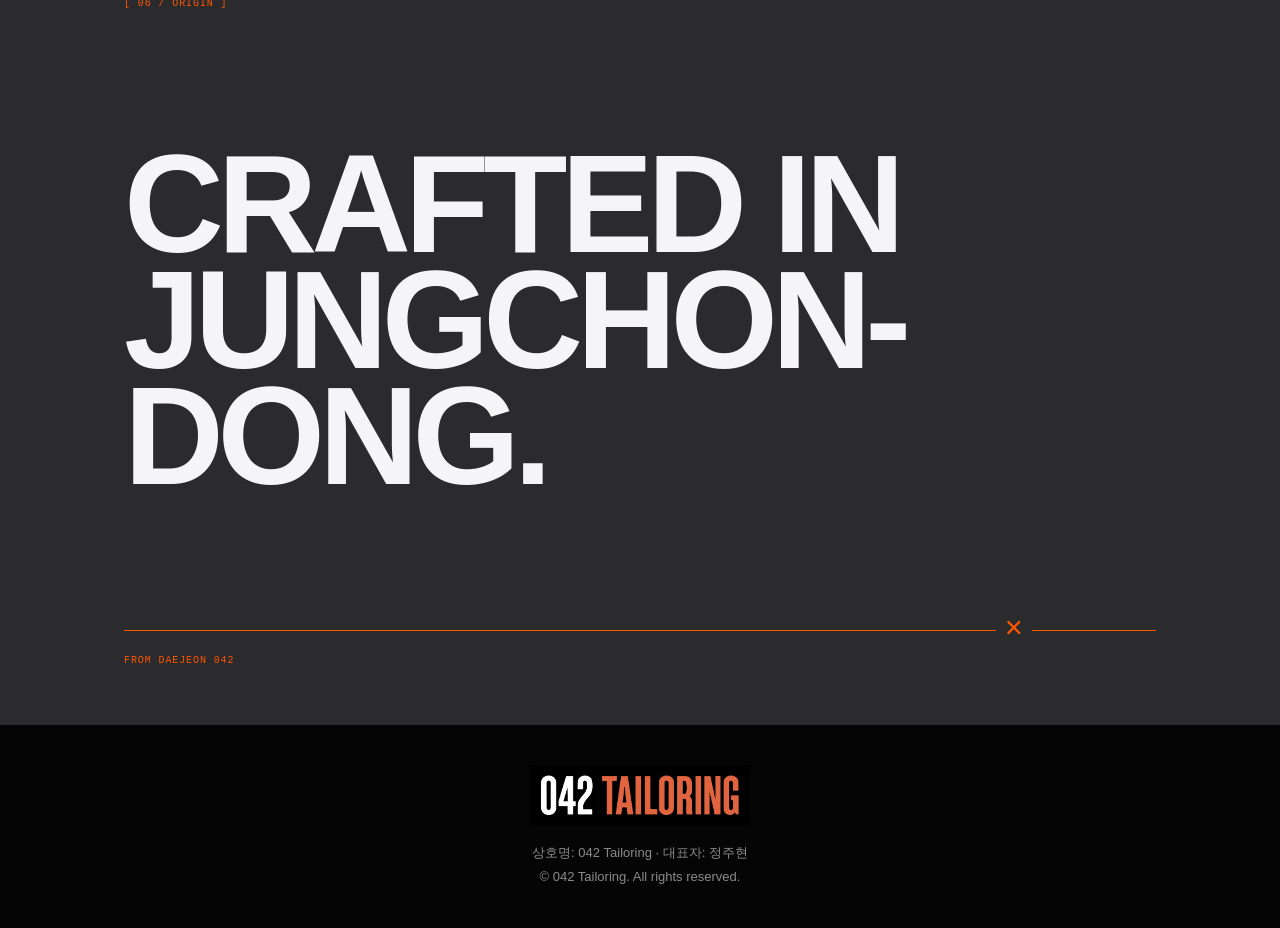
<file: portfolio.html>
<!DOCTYPE html>
<html lang="ko">
<head>
  <meta charset="UTF-8">
  <meta name="viewport" content="width=device-width, initial-scale=1.0">
  <title>042ARCHIVE | 042 TAILORING</title>
  <meta name="description" content="중촌동의 맞춤양복 기술을 현대적인 젠더리스 패션으로 재구성한 042 TAILORING의 작업물과 컬렉션 아카이브입니다.">
  <link rel="icon" href="images/favicon.png">
  <link rel="stylesheet" href="style.css">
  <link rel="stylesheet" href="rich-content.css?v=20260826-rich-editor-1">
</head>
<body class="archive-page">

  <header class="nav">
    <div class="nav-inner">
      <a href="index.html" class="logo" aria-label="042 TAILORING 홈으로 이동">
        <img src="images/042-tailoring-logo.png" alt="042 TAILORING">
      </a>
      <button class="nav-toggle" type="button" aria-label="메뉴 열기">☰</button>
      <nav class="nav-menu" aria-label="주요 메뉴">
        <a href="index.html">홈</a>
        <a href="about.html">브랜드 소개</a>
        <a href="products.html">제품</a>
        <a href="portfolio.html" class="active" aria-current="page">042ARCHIVE</a>
        <a href="contact.html">문의</a>
      </nav>
    </div>
  </header>

  <main class="archive-main">
    <!-- 01. 히어로: 시즌 룩북의 표지처럼 큰 타이포그래피와 대표 이미지를 배치합니다. -->
    <section class="archive-hero" aria-labelledby="archiveTitle">
      <div class="archive-frame">
        <div class="archive-rail archive-micro" role="group" aria-label="아카이브 정보">
          <span>042 / JCD</span>
          <span>ARCHIVE INDEX — 001</span>
          <span>DAEJEON, KR</span>
        </div>

        <p class="archive-hero-copy archive-micro">HERITAGE, RECONSTRUCTED.</p>
        <h1 id="archiveTitle" class="archive-hero-title archive-display">
          <span>042</span>
          <span>ARCHIVE</span>
        </h1>

        <figure class="archive-hero-visual">
          <img src="images/brand/look01-black-overfit-jacket-mirror.jpg" alt="오렌지 X-스티치가 드러난 블랙 오버핏 재킷과 와이드 슬랙스 컬렉션 룩" fetchpriority="high">
          <span class="archive-cropmark archive-cropmark-top" aria-hidden="true"></span>
          <span class="archive-cropmark archive-cropmark-bottom" aria-hidden="true"></span>
          <figcaption class="archive-micro">
            <span>LOOK 01 / 042-GNDR-JKT01</span>
            <span>JUNGCHON-DONG — 2026</span>
          </figcaption>
        </figure>
      </div>
    </section>

    <!-- 02. 브랜드 철학: 핵심 키워드를 작업 사양표처럼 간결하게 보여줍니다. -->
    <section class="archive-philosophy" aria-labelledby="philosophyTitle">
      <div class="archive-frame">
        <header class="archive-section-head">
          <p class="archive-index archive-micro">[ 02 / PHILOSOPHY ]</p>
          <h2 id="philosophyTitle" class="archive-display">BRAND<br>PHILOSOPHY</h2>
          <p class="archive-head-note archive-micro">BUILT FROM THE PROCESS<br>NOT HIDDEN BY IT</p>
        </header>

        <div class="archive-philosophy-grid">
          <article>
            <span class="archive-key-num archive-micro">P-01</span>
            <h3 class="archive-display">LOCAL<br>HERITAGE</h3>
            <p class="archive-micro">JUNGCHON-DONG / DAEJEON 042</p>
          </article>
          <article>
            <span class="archive-key-num archive-micro">P-02</span>
            <h3 class="archive-display">CRAFT<br>DECONSTRUCTION</h3>
            <p class="archive-micro">BASTING / CANVAS / RAW SEAM</p>
          </article>
          <article>
            <span class="archive-key-num archive-micro">P-03</span>
            <h3 class="archive-display">GENDERLESS<br>FIT</h3>
            <p class="archive-micro">FORM FOLLOWS THE BODY</p>
          </article>
        </div>
      </div>
    </section>

    <!-- 03. 셀렉티드 컬렉션: 현재는 상세 이동 없이 네 개의 대표 룩만 소개합니다. -->
    <section class="archive-selected" aria-labelledby="collectionTitle">
      <div class="archive-frame">
        <header class="archive-section-head archive-section-head-dark">
          <p class="archive-index archive-micro">[ 03 / SELECTED ]</p>
          <h2 id="collectionTitle" class="archive-display">SELECTED<br>COLLECTION</h2>
          <p class="archive-head-note archive-micro">4 LOOKS<br>1 CONTINUOUS STUDY</p>
        </header>

        <div class="archive-collection-grid">
          <article class="archive-look-card">
            <a class="archive-look-link" data-product-id="205aa907-89ec-420b-8bb0-45d3437c0fcf" href="product.html?id=205aa907-89ec-420b-8bb0-45d3437c0fcf" aria-label="제품 상세페이지로 이동">
              <figure class="archive-look-image">
                <img src="images/brand/look01-black-overfit-jacket-sofa.jpg" alt="블랙 오버핏 재킷과 와이드 슬랙스 룩">
                <span class="archive-look-mark archive-micro">01</span>
              </figure>
            </a>
            <div class="archive-look-info">
              <p class="archive-look-code archive-micro">COLLECTION 01 / 042-GNDR-JKT01</p>
              <h3 class="archive-display">BLACK OVERSIZED</h3>
              <p>블랙 오버핏 재킷 &amp; 와이드 슬랙스</p>
            </div>
          </article>

          <article class="archive-look-card">
            <a class="archive-look-link" data-product-id="look-01" href="product.html?id=look-01" aria-label="제품 상세페이지로 이동">
              <figure class="archive-look-image">
                <img src="images/brand/look02-charcoal-setup-side-stitch.jpg" alt="라인 스티치가 드러난 차콜 테일러드 셋업 룩">
                <span class="archive-look-mark archive-micro">02</span>
              </figure>
            </a>
            <div class="archive-look-info">
              <p class="archive-look-code archive-micro">COLLECTION 02 / 042-GNDR-ST02</p>
              <h3 class="archive-display">CHARCOAL TAILORED</h3>
              <p>차콜 테일러드 셋업 &amp; 라인 스티치</p>
            </div>
          </article>

          <article class="archive-look-card">
            <a class="archive-look-link" data-product-id="look-02" href="product.html?id=look-02" aria-label="제품 상세페이지로 이동">
              <figure class="archive-look-image">
                <img src="images/brand/look03-chalk-beige-belted-men.jpg" alt="초크 베이지 벨티드 더블 셋업 룩">
                <span class="archive-look-mark archive-micro">03</span>
              </figure>
            </a>
            <div class="archive-look-info">
              <p class="archive-look-code archive-micro">COLLECTION 03 / 042-GNDR-DBL03</p>
              <h3 class="archive-display">CHALK BEIGE</h3>
              <p>초크 베이지 벨티드 더블 셋업</p>
            </div>
          </article>

          <article class="archive-look-card">
            <a class="archive-look-link" data-product-id="look-03" href="product.html?id=look-03" aria-label="제품 상세페이지로 이동">
              <figure class="archive-look-image">
                <img src="images/brand/look04-washed-slate-shirt-toolbag.jpg" alt="레더 툴백을 든 워시드 슬레이트 셔츠 룩">
                <span class="archive-look-mark archive-micro">04</span>
              </figure>
            </a>
            <div class="archive-look-info">
              <p class="archive-look-code archive-micro">COLLECTION 04 / 042-GNDR-SHR04</p>
              <h3 class="archive-display">WASHED SLATE</h3>
              <p>워시드 슬레이트 셔츠 &amp; 레더 툴백</p>
            </div>
          </article>
        </div>

        <!-- 관리자 편집기의 포트폴리오 본문 연결은 그대로 유지합니다. 내용이 있을 때만 아래에 표시됩니다. -->
        <article id="portfolioContent" class="portfolio-content archive-managed" aria-live="polite">
          <p class="portfolio-status">포트폴리오를 불러오는 중입니다.</p>
        </article>
      </div>
    </section>

    <!-- 05. 시그니처 디테일: 숨겨졌던 시침선을 브랜드의 표식으로 확대합니다. -->
    <section class="archive-signature" aria-labelledby="signatureTitle">
      <div class="archive-frame">
        <div class="archive-signature-grid">
          <p class="archive-index archive-micro">[ 05 / SIGNATURE DETAIL ]</p>
          <div class="archive-stitch-field" aria-hidden="true">
            <span>×</span><span>×</span><span>×</span><span>×</span><span>×</span>
          </div>
          <div class="archive-signature-copy">
            <h2 id="signatureTitle" class="archive-display"><span>#FF5500</span> SAFETY ORANGE</h2>
            <p>What was once hidden becomes our signature.</p>
          </div>
          <p class="archive-signature-spec archive-micro">THREAD SPEC. 042-X<br>HAND-BASTED / EXPOSED<br>TENSION 04.2</p>
        </div>
      </div>
    </section>

    <!-- 06. 클로징: 지역성과 제작 장소를 한 문장으로 남깁니다. -->
    <section class="archive-closing" aria-labelledby="closingTitle">
      <div class="archive-frame">
        <p class="archive-index archive-micro">[ 06 / ORIGIN ]</p>
        <h2 id="closingTitle" class="archive-display">CRAFTED IN<br>JUNGCHON-DONG.</h2>
        <div class="archive-closing-line" aria-hidden="true"><span>×</span></div>
        <p class="archive-closing-sub archive-micro">FROM DAEJEON 042</p>
      </div>
    </section>
  </main>

  <footer class="footer">
    <p class="logo"><img src="images/042-tailoring-logo.png" alt="042 TAILORING"></p>
    <p class="biz">상호명: 042 Tailoring · 대표자: 정주현</p>
    <p>© 042 Tailoring. All rights reserved.</p>
  </footer>

  <script src="catalog.js?v=20260826-rich-editor-1"></script>
  <script src="portfolio.js"></script>
  <script src="script.js"></script>
  <script>
    // 제품명은 products.json에서 읽어 링크의 접근 가능한 이름에 반영합니다.
    ProductCatalog.loadVisibleProducts().then((products) => {
      const byId = new Map(products.map((product) => [product.id, product]));
      document.querySelectorAll(".archive-look-link[data-product-id]").forEach((link) => {
        const product = byId.get(link.dataset.productId);
        if (!product) {
          link.removeAttribute("href");
          link.setAttribute("aria-disabled", "true");
          return;
        }
        link.setAttribute("aria-label", product.name + " 상세페이지로 이동");
      });
    }).catch(() => {
      // 제품 데이터가 없어도 이미 유효한 상대경로 링크는 유지합니다.
    });
  </script>
  <script>
    // 관리자에 남아 있는 기본 예시 이미지만 공개 화면용 에디토리얼 갤러리로 대체합니다.
    (() => {
      const root = document.getElementById("portfolioContent");
      if (!root) return;

      const curatedMarkup = `
        <header class="archive-curated-intro">
          <p class="archive-index archive-micro">[ EDITORIAL / FIELD NOTES ]</p>
          <h2 class="archive-display">FIELD<br>STUDY</h2>
          <p class="archive-curated-note archive-micro">FIVE LOOKS / ONE CONTINUOUS STUDY<br>042 TAILORING — 2026</p>
        </header>
        <div class="archive-curated-grid">
          <figure class="archive-curated-card archive-curated-card-featured">
            <img src="images/portfolio/archive-editorial-01-black-sofa.jpg" alt="블랙 오버핏 재킷과 와이드 팬츠를 입은 남성 모델이 구조적인 공간에 서 있는 룩">
            <figcaption class="archive-micro"><span>LOOK 01</span><span>BLACK / STRUCTURE</span></figcaption>
          </figure>
          <figure class="archive-curated-card">
            <img src="images/portfolio/archive-editorial-02-charcoal-rose.jpg" alt="차콜 셋업과 주황색 시침실 디테일을 보여주는 남성 모델의 룩">
            <figcaption class="archive-micro"><span>LOOK 02</span><span>CHARCOAL / TAILORED</span></figcaption>
          </figure>
          <figure class="archive-curated-card">
            <img src="images/portfolio/archive-editorial-03-cream-chair.jpg" alt="크림색 테일러드 셋업을 입은 모델이 거울 앞에 앉아 있는 룩">
            <figcaption class="archive-micro"><span>LOOK 03</span><span>CREAM / MIRROR STUDY</span></figcaption>
          </figure>
          <figure class="archive-curated-card archive-curated-card-wide">
            <img src="images/portfolio/archive-editorial-04-slate-night.jpg" alt="슬레이트 셔츠와 검정 팬츠, 블랙 토트백을 매치한 남성 모델의 룩">
            <figcaption class="archive-micro"><span>LOOK 04</span><span>SLATE / CARRY FORM</span></figcaption>
          </figure>
          <figure class="archive-curated-card">
            <img src="images/portfolio/archive-editorial-05-slate-doorway.jpg" alt="슬레이트 셔츠와 검정 팬츠, 블랙 백을 매치한 남성 모델이 건물 앞에 서 있는 룩">
            <figcaption class="archive-micro"><span>LOOK 05</span><span>SLATE / STREET FORM</span></figcaption>
          </figure>
        </div>`;

      function replaceDefaultPortfolio() {
        if (root.dataset.curated === "true") return;
        const defaultImage = root.querySelector('img[src*="1787726468424-b0ed9a40"]');
        if (!defaultImage) return;
        root.dataset.curated = "true";
        root.classList.add("archive-curated-content");
        root.innerHTML = curatedMarkup;
      }

      const observer = new MutationObserver(replaceDefaultPortfolio);
      observer.observe(root, { childList: true, subtree: true });
      replaceDefaultPortfolio();
    })();
  </script>
</body>
</html>
</file>
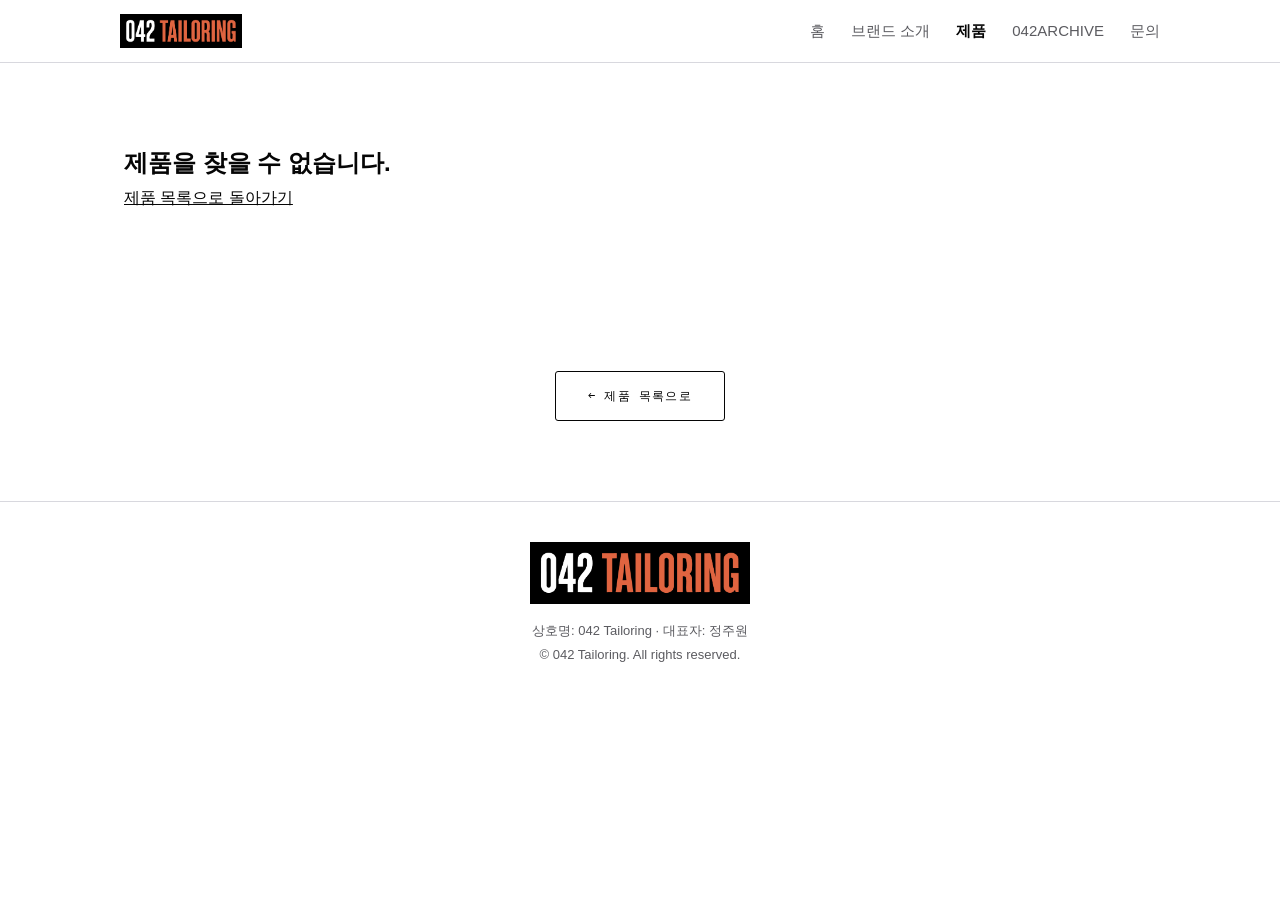
<file: product.html>
<!DOCTYPE html>
<html lang="ko">
<head>
  <meta charset="UTF-8" />
  <meta name="viewport" content="width=device-width, initial-scale=1.0" />
  <title>제품 상세 — 042 TAILORING</title>
  <meta name="description" content="042 TAILORING 제품 상세 정보" />
  <link rel="icon" href="images/favicon.png" />
  <!-- 브랜드 전용 서체 (about/products 페이지와 동일) -->
  <link rel="preconnect" href="https://fonts.googleapis.com" />
  <link rel="stylesheet" href="https://fonts.googleapis.com/css2?family=Antonio:wght@600;700&family=IBM+Plex+Mono:wght@400;500&display=swap" />
  <link rel="stylesheet" href="style.css?v=20260905-042-brand-1" />
  <link rel="stylesheet" href="rich-content.css?v=20260826-rich-editor-1" />
</head>
<body>

  <header class="nav">
    <div class="nav-inner">
      <a href="index.html" class="logo" aria-label="042 TAILORING 홈으로 이동">
        <img src="images/042-tailoring-logo.png" alt="042 TAILORING" />
      </a>
      <button class="nav-toggle" aria-label="메뉴 열기">☰</button>
      <nav class="nav-menu">
        <a href="index.html">홈</a>
        <a href="about.html">브랜드 소개</a>
        <a href="products.html" class="active">제품</a>
        <a href="portfolio.html">042ARCHIVE</a>
        <a href="contact.html">문의</a>
      </nav>
    </div>
  </header>

  <!-- 브랜드 담당자가 만든 제품 정보와 상세 내용이 자동으로 채워집니다. -->
  <main id="product-detail" aria-live="polite">
    <section class="section"><p>제품 정보를 불러오는 중…</p></section>
  </main>

  <dialog id="purchaseDialog" class="purchase-dialog" aria-labelledby="purchaseDialogTitle">
    <section class="purchase-dialog-card">
      <header class="purchase-dialog-header">
        <div>
          <p class="purchase-dialog-eyebrow">PURCHASE</p>
          <h2 id="purchaseDialogTitle">구매 안내</h2>
        </div>
        <form method="dialog">
          <button class="purchase-dialog-close" type="submit" aria-label="구매 안내 닫기">×</button>
        </form>
      </header>
      <p id="purchaseDialogProduct" class="purchase-dialog-product"></p>
      <div id="purchaseDialogContent" class="purchase-dialog-content"></div>
      <form class="purchase-dialog-actions" method="dialog">
        <button class="btn" type="submit">확인</button>
      </form>
    </section>
  </dialog>

  <section class="section product-back">
    <a href="products.html" class="btn ghost">← 제품 목록으로</a>
  </section>

  <footer class="footer">
    <p class="logo"><img src="images/042-tailoring-logo.png" alt="042 TAILORING" /></p>
    <p class="biz">상호명: 042 Tailoring · 대표자: 정주원</p>
    <p>© 042 Tailoring. All rights reserved.</p>
  </footer>

  <script src="script.js"></script>
  <script src="catalog.js?v=20260826-rich-editor-1"></script>
  <script>
    const productId = new URLSearchParams(location.search).get("id");

    function imageMarkup(source, alt, className, eager) {
      const safeSource = ProductCatalog.safeImageUrl(source);
      if (!safeSource) return "";
      return '<img class="' + className + '" src="' + ProductCatalog.escapeHtml(safeSource) +
        '" alt="' + ProductCatalog.escapeHtml(alt || "") + '" loading="' + (eager ? "eager" : "lazy") +
        '" onerror="this.parentElement.classList.add(\'product-image-placeholder\');this.remove()" />';
    }

    function renderHeroGallery(product) {
      const esc = ProductCatalog.escapeHtml;
      const images = (Array.isArray(product.images) ? product.images : [])
        .map((source) => ProductCatalog.safeImageUrl(source))
        .filter(Boolean);

      if (!images.length) {
        return '<div class="product-hero-image product-image-placeholder"></div>';
      }

      const slides = images.map((source, index) =>
        '<figure class="product-hero-image" data-carousel-slide role="group" aria-roledescription="슬라이드" ' +
          'aria-label="' + (index + 1) + ' / ' + images.length + '" aria-hidden="' + (index === 0 ? "false" : "true") + '">' +
          imageMarkup(source, product.name + " 이미지 " + (index + 1), "", index === 0) +
        "</figure>"
      ).join("");

      const controls = images.length > 1
        ? '<button class="product-carousel-button previous" type="button" data-carousel-previous aria-label="이전 이미지">←</button>' +
          '<button class="product-carousel-button next" type="button" data-carousel-next aria-label="다음 이미지">→</button>' +
          '<div class="product-carousel-footer">' +
            '<p class="product-carousel-count" aria-live="polite"><strong data-carousel-current>1</strong> / ' + images.length + "</p>" +
            '<div class="product-carousel-dots" aria-label="대표 이미지 선택">' +
              images.map((_, index) =>
                '<button class="product-carousel-dot" type="button" data-carousel-index="' + index + '" ' +
                  'aria-label="' + (index + 1) + '번째 이미지 보기" aria-current="' + (index === 0 ? "true" : "false") + '"></button>'
              ).join("") +
            "</div>" +
          "</div>"
        : "";

      return '<div class="product-hero-carousel' + (images.length > 1 ? " has-multiple" : "") + '" ' +
        'data-product-carousel aria-roledescription="캐러셀" aria-label="' + esc(product.name) + ' 대표 이미지">' +
          '<div class="product-carousel-viewport"><div class="product-carousel-track">' + slides + "</div></div>" +
          controls +
        "</div>";
    }

    function setupProductCarousels() {
      document.querySelectorAll("[data-product-carousel]").forEach((carousel) => {
        const track = carousel.querySelector(".product-carousel-track");
        const viewport = carousel.querySelector(".product-carousel-viewport");
        const slides = Array.from(carousel.querySelectorAll("[data-carousel-slide]"));
        const dots = Array.from(carousel.querySelectorAll("[data-carousel-index]"));
        const currentLabel = carousel.querySelector("[data-carousel-current]");
        if (!track || !viewport || slides.length < 2) return;

        let current = 0;
        let touchStartX = 0;
        let touchStartY = 0;

        function showSlide(nextIndex) {
          current = (nextIndex + slides.length) % slides.length;
          track.style.transform = "translate3d(-" + (current * 100) + "%, 0, 0)";
          slides.forEach((slide, index) => slide.setAttribute("aria-hidden", String(index !== current)));
          dots.forEach((dot, index) => dot.setAttribute("aria-current", String(index === current)));
          if (currentLabel) currentLabel.textContent = String(current + 1);
        }

        carousel.querySelector("[data-carousel-previous]").addEventListener("click", () => showSlide(current - 1));
        carousel.querySelector("[data-carousel-next]").addEventListener("click", () => showSlide(current + 1));
        dots.forEach((dot) => dot.addEventListener("click", () => showSlide(Number(dot.dataset.carouselIndex))));

        carousel.addEventListener("keydown", (event) => {
          if (event.key === "ArrowLeft") showSlide(current - 1);
          else if (event.key === "ArrowRight") showSlide(current + 1);
          else if (event.key === "Home") showSlide(0);
          else if (event.key === "End") showSlide(slides.length - 1);
          else return;
          event.preventDefault();
        });

        viewport.addEventListener("touchstart", (event) => {
          const touch = event.changedTouches[0];
          touchStartX = touch.clientX;
          touchStartY = touch.clientY;
        }, { passive: true });

        viewport.addEventListener("touchend", (event) => {
          const touch = event.changedTouches[0];
          const distanceX = touch.clientX - touchStartX;
          const distanceY = touch.clientY - touchStartY;
          if (Math.abs(distanceX) < 45 || Math.abs(distanceX) <= Math.abs(distanceY)) return;
          showSlide(current + (distanceX < 0 ? 1 : -1));
        }, { passive: true });
      });
    }

    function setupPurchaseDialog(product) {
      const trigger = document.querySelector("[data-purchase-dialog]");
      const dialog = document.getElementById("purchaseDialog");
      if (!trigger || !dialog) return;

      document.getElementById("purchaseDialogProduct").textContent = product.name || "";
      document.getElementById("purchaseDialogContent").textContent = String(product.buyNotice || "").trim();
      trigger.addEventListener("click", () => dialog.showModal());
      dialog.addEventListener("click", (event) => {
        if (event.target === dialog) dialog.close();
      });
    }

    function renderSection(section, product, index) {
      if (!section || !section.type) return "";
      const esc = ProductCatalog.escapeHtml;
      const rich = ProductCatalog.sanitizeRichText;

      if (section.type === "rich_text") {
        return '<section class="product-block product-rich-text">' + rich(section.body) + "</section>";
      }

      if (section.type === "full_image") {
        const image = imageMarkup(section.image, section.alt || product.name, "", false);
        if (!image) return "";
        const caption = section.caption ? "<figcaption>" + esc(section.caption) + "</figcaption>" : "";
        return '<figure class="product-block product-full-image">' + image + caption + "</figure>";
      }

      if (section.type === "image_text") {
        const image = imageMarkup(section.image, section.heading || product.name, "", false);
        const heading = section.heading ? "<h2>" + esc(section.heading) + "</h2>" : "";
        const reverse = section.imagePosition === "right" ? " reverse" : "";
        return '<section class="product-block product-image-text' + reverse + '">' +
          '<div class="product-block-image">' + image + "</div>" +
          '<div class="product-block-copy">' + heading + rich(section.body) + "</div></section>";
      }

      if (section.type === "gallery") {
        const columns = ["1", "2", "3"].includes(String(section.columns)) ? String(section.columns) : "2";
        const images = (Array.isArray(section.images) ? section.images : [])
          .map((source, imageIndex) => '<figure>' + imageMarkup(source, product.name + " 상세 이미지 " + (imageIndex + 1), "", false) + "</figure>")
          .join("");
        return images ? '<section class="product-block product-gallery columns-' + columns + '">' + images + "</section>" : "";
      }

      if (section.type === "highlight") {
        const heading = section.heading ? "<h2>" + esc(section.heading) + "</h2>" : "";
        return '<aside class="product-block product-highlight">' + heading + rich(section.body) + "</aside>";
      }

      return "";
    }

    ProductCatalog.loadVisibleProducts()
      .then((products) => {
        const product = products.find((item) => item.id === productId);
        if (!product) throw new Error("제품을 찾을 수 없습니다.");

        document.title = product.name + " — 제품 상세";
        const descriptionMeta = document.querySelector('meta[name="description"]');
        if (descriptionMeta) descriptionMeta.content = product.summary || product.name;

        const esc = ProductCatalog.escapeHtml;
        const gallery = renderHeroGallery(product);

        const tags = (Array.isArray(product.keywords) ? product.keywords : [])
          .map((keyword) => "<span>" + esc(keyword) + "</span>").join("");
        const price = product.price ? '<p class="product-price">' + esc(product.price) + "</p>" : "";
        const buyLink = ProductCatalog.safeExternalUrl(product.buyLink);
        const buyNotice = String(product.buyNotice || "").trim();
        const buyButton = buyLink
          ? '<a class="btn product-buy" href="' + esc(buyLink) + '" target="_blank" rel="noopener noreferrer">' +
            esc(product.buyLabel || "구매하기") + " <span aria-hidden=\"true\">↗</span></a>"
          : buyNotice
            ? '<button class="btn product-buy" type="button" data-purchase-dialog aria-haspopup="dialog">' +
              esc(product.buyLabel || "구매하기") + "</button>"
            : "";

        let sections = Array.isArray(product.sections)
          ? product.sections.map((section, index) => renderSection(section, product, index)).join("")
          : "";

        // 예전 products.json의 description도 상세 내용으로 안전하게 표시합니다.
        if (!sections && product.description) {
          const paragraphs = String(product.description).split("\n\n")
            .map((text) => "<p>" + esc(text).replace(/\n/g, "<br />") + "</p>").join("");
          sections = '<section class="product-block product-rich-text">' + paragraphs + "</section>";
        }

        document.getElementById("product-detail").innerHTML =
          '<section class="section product-hero">' +
            '<div class="product-hero-gallery">' + gallery + "</div>" +
            '<div class="product-info">' +
              '<p class="k">' + esc(product.label || product.category || "") + "</p>" +
              "<h1>" + esc(product.name) + "</h1>" +
              '<p class="product-summary">' + esc(product.summary || "") + "</p>" +
              price +
              (tags ? '<div class="tags">' + tags + "</div>" : "") +
              buyButton +
            "</div>" +
          "</section>" +
          (sections ? '<div class="product-story">' + sections + "</div>" : "");

        setupProductCarousels();
        setupPurchaseDialog(product);
      })
      .catch(() => {
        document.getElementById("product-detail").innerHTML =
          '<section class="section"><h1>제품을 찾을 수 없습니다.</h1><p><a href="products.html">제품 목록으로 돌아가기</a></p></section>';
      });
  </script>
</body>
</html>
</file>
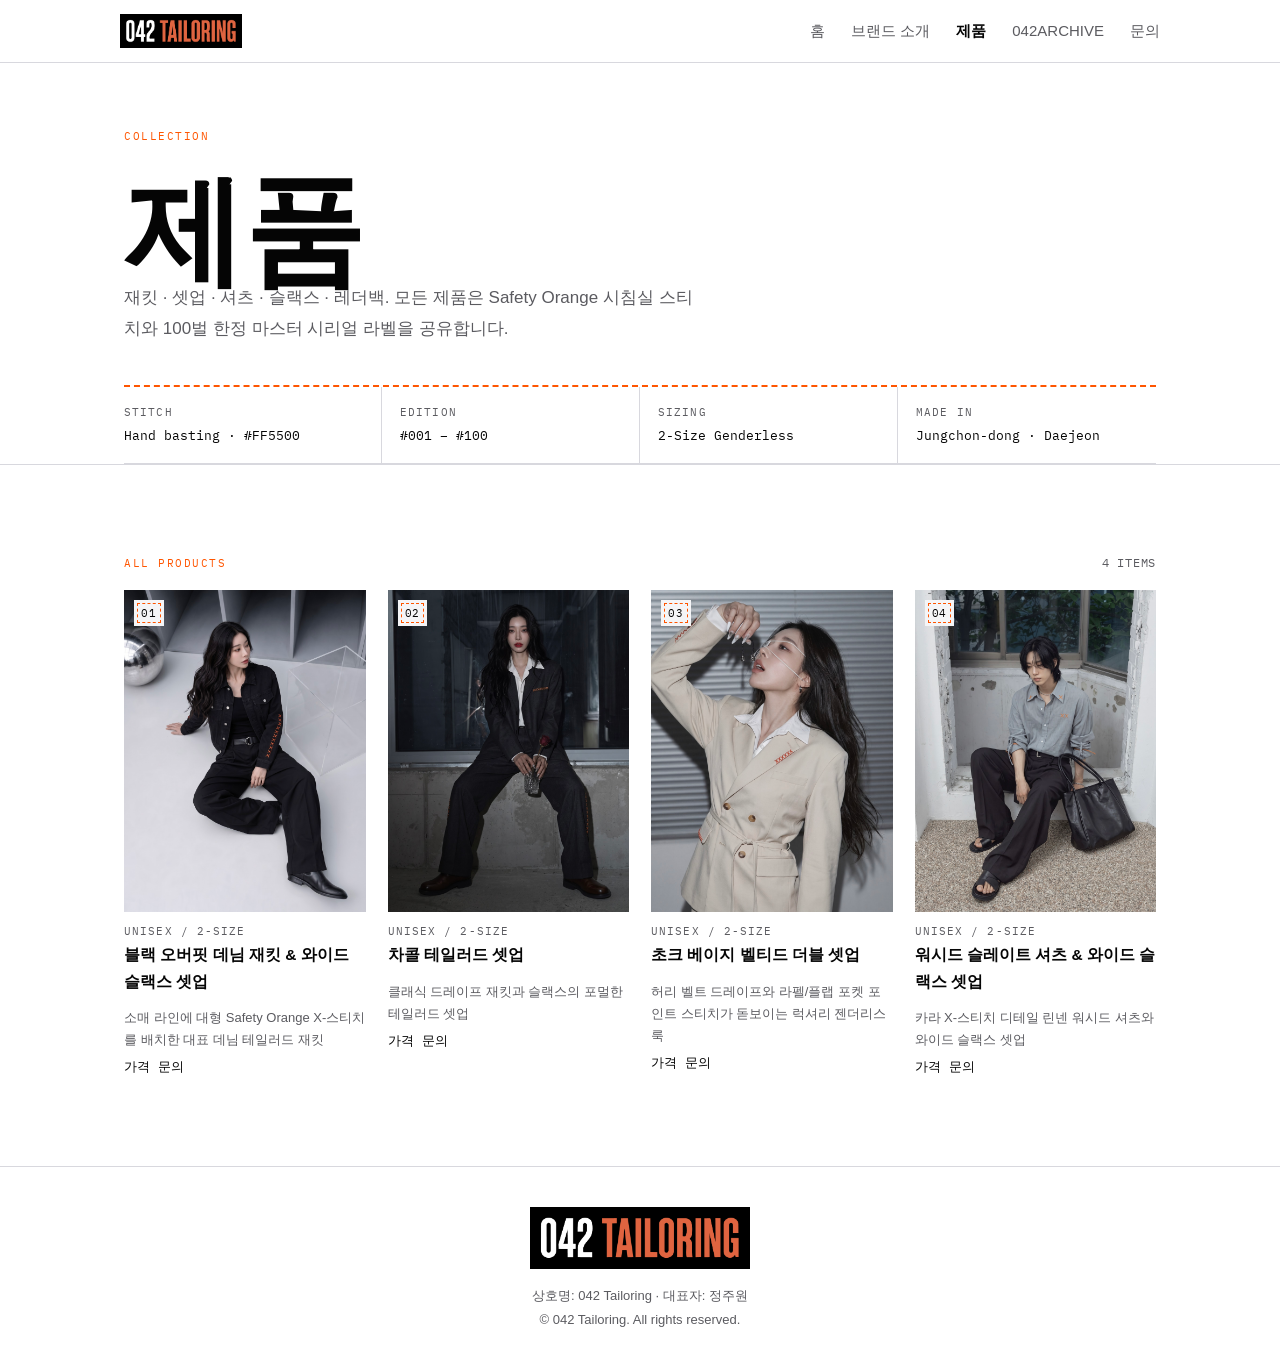
<file: products.html>
<!DOCTYPE html>
<html lang="ko">
<head>
  <meta charset="UTF-8" />
  <meta name="viewport" content="width=device-width, initial-scale=1.0" />
  <title>제품 — 042 TAILORING</title>
  <meta name="description" content="042 TAILORING의 제품. Safety Orange 시침실 스티치와 100벌 한정 마스터 시리얼 라벨을 공유하는 젠더리스 테일러드 컬렉션." />
  <meta property="og:title" content="제품 — 042 TAILORING" />
  <meta property="og:description" content="젠더리스 테일러드 컬렉션. 재킷 · 셋업 · 셔츠 · 슬랙스 · 레더백." />
  <meta property="og:image" content="images/brand/look02-charcoal-setup-front.jpg" />
  <meta property="og:type" content="website" />
  <link rel="icon" href="images/favicon.png" />
  <link rel="preconnect" href="https://fonts.googleapis.com" />
  <link rel="stylesheet" href="https://fonts.googleapis.com/css2?family=Antonio:wght@600;700&family=IBM+Plex+Mono:wght@400;500&display=swap" />
  <link rel="stylesheet" href="style.css" />
</head>
<body>

  <!-- ===== 상단 메뉴 (5페이지 공통) ===== -->
  <header class="nav">
    <div class="nav-inner">
      <a href="index.html" class="logo" aria-label="042 TAILORING 홈으로 이동">
        <img src="images/042-tailoring-logo.png" alt="042 TAILORING" />
      </a>
      <button class="nav-toggle" aria-label="메뉴 열기">☰</button>
      <nav class="nav-menu">
        <a href="index.html">홈</a>
        <a href="about.html">브랜드 소개</a>
        <a href="products.html" class="active">제품</a>
        <a href="portfolio.html">042ARCHIVE</a>
        <a href="contact.html">문의</a>
      </nav>
    </div>
  </header>

  <!-- ===== 페이지 머리 [작성서 05: 취급 품목] ===== -->
  <section class="b-page-head">
    <div class="b-wrap">
      <p class="b-eyebrow">Collection</p>
      <h1 class="b-display">제품</h1>
      <p class="b-lead">재킷 · 셋업 · 셔츠 · 슬랙스 · 레더백. 모든 제품은 Safety Orange 시침실 스티치와 100벌 한정 마스터 시리얼 라벨을 공유합니다.</p>
      <!-- 컬렉션 공통 사양: 작업지시서 머리말처럼 짧게 -->
      <dl class="b-meta">
        <div><dt>Stitch</dt><dd>Hand basting · #FF5500</dd></div>
        <div><dt>Edition</dt><dd>#001 – #100</dd></div>
        <div><dt>Sizing</dt><dd>2-Size Genderless</dd></div>
        <div><dt>Made in</dt><dd>Jungchon-dong · Daejeon</dd></div>
      </dl>
    </div>
  </section>

  <!-- ===== 제품 목록 =====
       ★ 제품은 여기 HTML이 아니라 products.json 파일에서 관리합니다.
       브랜드 담당자가 /admin에서 제품을 저장하면 이 목록과 상세 페이지에 자동으로 나타납니다.
       학생은 카드 모양(style.css의 .grid / .card)만 디자인합니다. -->
  <section class="b-section">
    <div class="b-wrap">
      <div class="b-list-head">
        <p class="b-eyebrow">All products</p>
        <p class="b-mono" id="product-count" aria-live="polite"></p>
      </div>
      <div class="grid b-product-grid" id="product-list">
        <!-- products.json 내용이 자동으로 채워집니다 -->
      </div>
    </div>
  </section>

  <!-- ===== 푸터 (5페이지 공통) ===== -->
  <footer class="footer">
    <p class="logo"><img src="images/042-tailoring-logo.png" alt="042 TAILORING" /></p>
    <p class="biz">상호명: 042 Tailoring · 대표자: 정주원</p>
    <p>© 042 Tailoring. All rights reserved.</p>
  </footer>

  <script src="script.js"></script>
  <script src="catalog.js?v=20260826-rich-editor-1"></script>
  <script>
    // 공개된 products.json 제품을 카드로 그립니다. 데이터는 그대로, 모양은 style.css에서 디자인합니다.
    ProductCatalog.loadVisibleProducts()
      .then((products) => {
        const box = document.getElementById("product-list");
        const count = document.getElementById("product-count");
        if (count) count.textContent = products.length + " items";
        box.innerHTML = products
          .map((p, index) => {
            const image = ProductCatalog.safeImageUrl(p.images && p.images[0]);
            const img = image
              ? '<img src="' + ProductCatalog.escapeHtml(image) + '" alt="' + ProductCatalog.escapeHtml(p.name) + '" loading="lazy" onerror="this.remove()" />'
              : "";
            const price = p.price ? '<p class="price">' + ProductCatalog.escapeHtml(p.price) + "</p>" : "";
            // 카드 왼쪽 위 번호 라벨: 마스터 시리얼 라벨처럼 두 자리로 표시합니다.
            const no = String(index + 1).padStart(2, "0");
            const anchorId = "product-" + String(p.id).replace(/[^A-Za-z0-9_-]/g, "-");
            return (
              '<a class="card" id="' + ProductCatalog.escapeHtml(anchorId) + '" href="product.html?id=' + encodeURIComponent(p.id) + '">' +
              '<div class="card-img"><span class="card-no">' + no + "</span>" + img + "</div>" +
              '<p class="k">' + ProductCatalog.escapeHtml(p.label || p.category || "") + "</p>" +
              "<h3>" + ProductCatalog.escapeHtml(p.name) + "</h3>" +
              "<p>" + ProductCatalog.escapeHtml(p.summary || "") + "</p>" + price +
              "</a>"
            );
          })
          .join("");
        if (!products.length) {
          box.innerHTML = '<p class="b-empty">준비 중인 제품이 있습니다. 곧 공개됩니다.</p>';
        }
        // products.json 로딩 후 생성된 카드 위치로 이동합니다.
        if (location.hash) {
          const target = document.getElementById(decodeURIComponent(location.hash.slice(1)));
          if (target) target.scrollIntoView({ behavior: "smooth", block: "center" });
        }
      })
      .catch(() => {
        document.getElementById("product-list").innerHTML =
          '<p class="b-empty">제품을 불러오지 못했습니다. 로컬에서는 npx serve 로 미리보기 하세요.</p>';
      });
  </script>
</body>
</html>
</file>
<file: style.css>
/* ==========================================================
   ★ 브랜드 디자인 토큰 — 여기 값만 바꾸면 사이트 전체 톤이 바뀝니다
   (예: RE:STITCH → --bg:#F7F4EE; --ink:#111; --accent:#0E5A5A;)
   ========================================================== */
:root {
  /* 042 TAILORING 컬러 팔레트 가이드 (브랜드 소개 자료 02. Brand Identity) */
  --raw: #050505;       /* RAW BLACK — 정통 테일러링의 베이스 */
  --charcoal: #2B2B2E;  /* TAILOR CHARCOAL — 울 트윌 텍스처 */
  --chalk: #F5F5F7;     /* CHALK WHITE — 패브릭 라벨 & 백그라운드 */
  --orange: #FF5500;    /* SAFETY ORANGE — 시침실 스티치 포인트 */
  --cream: #E9DFCB;     /* LABEL CREAM — 초크 베이지 룩 */

  --bg: #ffffff;        /* 페이지 배경 */
  --surface: #EAEAEE;   /* 카드·옅은 배경 */
  --ink: var(--raw);    /* 기본 글자색 */
  --ink-soft: #5B5B60;  /* 보조 글자색 */
  --accent: var(--raw); /* 강조색 (버튼·포인트) — 주황은 선(스티치)에만 씁니다 */
  --line: #D8D8DE;      /* 테두리 선 */
  --hero-bg: #ffffff;   /* 홈 움직이는 타이포그래피 배경 */
  --look-bg: #e1dfe0;   /* 홈 영상 가장자리와 이어지는 배경 */

  --font-main: -apple-system, "Apple SD Gothic Neo", "Noto Sans KR", sans-serif;
  --font-display: var(--font-main);  /* 제목용 폰트 (홈 타이포그래피 애니메이션이 이 폰트 폭에 맞춰져 있음) */
  --font-brand: "Antonio", "Arial Narrow", "Roboto Condensed", sans-serif;   /* 브랜드 페이지 제목 — 로고의 컨덴스드 서체 */
  --font-mono: "IBM Plex Mono", "SFMono-Regular", Consolas, monospace;        /* 작업지시서(Tech-Pack) 느낌의 라벨 서체 */

  --radius: 3px;        /* 라벨처럼 각진 모서리 */
  --maxw: 1080px;
}

/* ===== 기본값 (모바일 우선 — 기본이 휴대폰 화면) ===== */
* { margin: 0; padding: 0; box-sizing: border-box; }
html { scroll-behavior: smooth; -webkit-text-size-adjust: 100%; }
body { font-family: var(--font-main); color: var(--ink); background: var(--bg); line-height: 1.7; }
img { max-width: 100%; display: block; }
a { color: inherit; }

/* ===== 상단 메뉴 (모바일: 햄버거) ===== */
.nav { position: sticky; top: 0; z-index: 20; background: color-mix(in srgb, var(--bg) 92%, white); backdrop-filter: blur(8px); border-bottom: 1px solid var(--line); }
.nav-inner { max-width: var(--maxw); margin: 0 auto; padding: 14px 20px; display: flex; align-items: center; justify-content: space-between; position: relative; }
.logo { display: inline-flex; align-items: center; text-decoration: none; }
.logo img { width: auto; height: 34px; }
.nav-toggle { background: none; border: 0; font-size: 26px; line-height: 1; cursor: pointer; color: var(--ink); padding: 4px 8px; }
.nav-menu { display: none; position: absolute; top: 100%; left: 0; right: 0; flex-direction: column; background: var(--bg); border-bottom: 1px solid var(--line); padding: 8px 20px 16px; }
.nav-menu.open { display: flex; }
.nav-menu a { text-decoration: none; color: var(--ink-soft); font-size: 16px; padding: 12px 0; border-top: 1px solid var(--line); }
.nav-menu a.active { color: var(--ink); font-weight: 700; }

/* ===== 히어로 (홈 첫 화면) ===== */
.hero { min-height: 72vh; background: var(--surface); display: flex; flex-direction: column; align-items: center; justify-content: center; text-align: center; padding: 48px 22px; gap: 20px; }
.hero .eyebrow { font-size: 12px; letter-spacing: 3px; color: var(--ink-soft); text-transform: uppercase; }
.hero h1 { font-family: var(--font-display); }
.hero p { color: var(--ink-soft); max-width: 560px; }
.hero-type-stage { min-height: 0; height: clamp(360px, 44vw, 500px); margin-block: 56px; overflow: hidden; padding: 0 12px; background: var(--hero-bg); }
.hero-type-stage .reel-title {
  position: relative;
  top: -.24em;
  display: flex;
  align-items: center;
  justify-content: center;
  width: 100%;
  height: .82em;
  max-width: 100%;
  color: var(--ink);
  font-size: clamp(68px, 20vw, 360px);
  font-weight: 900;
  line-height: .78;
  white-space: nowrap;
}

/* 메인이미지 아래 영상 — 가로 영상의 원본 비율을 유지하며 화면 너비를 채웁니다. */
.home-look { width: 100%; overflow: hidden; padding-inline: clamp(24px, 5vw, 56px); background: var(--bg); }
.home-look video { display: block; width: 100%; height: auto; }

/* 영상 아래 의상 연속 갤러리 — 양쪽 버튼으로 한 장씩 넘깁니다. */
.runway { position: relative; width: 100%; margin-block: 56px; overflow: hidden; }
.runway-scroll { overflow-x: auto; scrollbar-width: none; overscroll-behavior-inline: contain; }
.runway-scroll::-webkit-scrollbar { display: none; }
.runway-scroll:focus-visible { outline: 2px solid var(--accent); outline-offset: -2px; }
.runway-track { display: flex; width: max-content; gap: 0; }
.runway-card { flex: 0 0 clamp(132px, 32vw, 390px); aspect-ratio: 3 / 4; margin: 0; overflow: hidden; background: var(--surface); }
.runway-card img { width: 100%; height: 100%; object-fit: cover; }
.runway-card:focus-visible { outline: 3px solid var(--accent); outline-offset: -3px; }
.runway-button { position: absolute; top: 50%; z-index: 2; display: grid; width: 46px; height: 46px; padding: 0; border: 1px solid var(--line); border-radius: 50%; background: color-mix(in srgb, var(--bg) 88%, transparent); color: var(--ink); font-size: 24px; line-height: 1; place-items: center; transform: translateY(-50%); cursor: pointer; backdrop-filter: blur(8px); }
.runway-button-prev { left: 10px; }
.runway-button-next { right: 10px; }
.runway-button:disabled { opacity: .35; cursor: default; }
.runway-button:focus-visible { outline: 3px solid var(--accent); outline-offset: 2px; }
.runway-collection-link { position: absolute; right: clamp(14px, 3vw, 28px); bottom: clamp(14px, 3vw, 28px); z-index: 3; display: inline-flex; min-height: 44px; align-items: center; gap: 8px; padding: 10px 16px; background: var(--accent); color: var(--bg); font-family: var(--font-mono); font-size: clamp(10px, 2.8vw, 13px); font-weight: 700; letter-spacing: .08em; text-decoration: none; }
.runway-collection-link:focus-visible { outline: 3px solid var(--orange); outline-offset: 3px; }
.letter-reel {
  position: relative;
  flex: 0 0 .57em;
  height: 1em;
  margin-right: -.045em;
}
.letter-reel.narrow { flex-basis: .28em; }
.letter-reel.wide { flex-basis: .68em; }
.letter-reel-track {
  position: absolute;
  top: 0;
  left: 0;
  display: flex;
  width: 100%;
  flex-direction: column;
  animation: reel-odd 8s infinite;
  will-change: transform;
}
.letter-reel:nth-child(even) .letter-reel-track { animation-name: reel-even; }
.letter-reel-track > span {
  display: flex;
  width: 100%;
  height: 1.55em;
  flex: 0 0 1.55em;
  align-items: center;
  justify-content: center;
  transform: scaleY(1.55);
  transform-origin: center;
}

@keyframes reel-odd {
  0% { transform: translateY(-1.77em); animation-timing-function: cubic-bezier(1, 0, 0, 1); }
  20% { transform: translateY(-1.33em); animation-timing-function: cubic-bezier(1, 0, 0, 1); }
  40% { transform: translateY(-1.77em); animation-timing-function: cubic-bezier(1, 0, 0, 1); }
  60% { transform: translateY(-1.33em); }
  64% { transform: translateY(-1.33em); animation-timing-function: cubic-bezier(.35, 0, .75, 1); }
  84% { transform: translateY(-5.98em); }
  84.01% { transform: translateY(-1.33em); }
  100% { transform: translateY(-1.77em); }
}

@keyframes reel-even {
  0% { transform: translateY(-1.33em); animation-timing-function: cubic-bezier(1, 0, 0, 1); }
  20% { transform: translateY(-1.77em); animation-timing-function: cubic-bezier(1, 0, 0, 1); }
  40% { transform: translateY(-1.33em); animation-timing-function: cubic-bezier(1, 0, 0, 1); }
  60% { transform: translateY(-1.77em); }
  64% { transform: translateY(-1.77em); animation-timing-function: cubic-bezier(.35, 0, .75, 1); }
  84% { transform: translateY(-6.42em); }
  84.01% { transform: translateY(-1.77em); }
  100% { transform: translateY(-1.33em); }
}
.btn { display: inline-block; border: 0; background: var(--accent); color: var(--bg); padding: 14px 32px; border-radius: 999px; font: inherit; font-size: 15px; letter-spacing: 1px; text-decoration: none; cursor: pointer; }
.btn.ghost { background: transparent; color: var(--ink); border: 1px solid var(--ink); }

/* ===== 공통 섹션 ===== */
.section { max-width: var(--maxw); margin: 0 auto; padding: 56px 22px; }
.section .eyebrow { font-size: 12px; letter-spacing: 3px; color: var(--ink-soft); text-transform: uppercase; margin-bottom: 6px; }
.section h2 { font-family: var(--font-display); font-size: clamp(22px, 6vw, 32px); margin-bottom: 18px; }
.section h3 { font-size: clamp(16px, 4.5vw, 20px); margin: 20px 0 8px; }
.lead { font-size: clamp(15px, 4vw, 18px); color: var(--ink-soft); max-width: 640px; }

/* ===== 페이지 머리(서브페이지 상단) ===== */
.page-head { background: var(--surface); text-align: center; padding: 64px 22px 48px; }
.page-head h1 { font-family: var(--font-display); font-size: clamp(26px, 7vw, 44px); }
.page-head p { color: var(--ink-soft); margin-top: 8px; }

/* ===== 강점 3가지 / 특징 ===== */
.features { display: grid; grid-template-columns: 1fr; gap: 16px; }
.feature { background: var(--surface); border-radius: var(--radius); padding: 22px; }
.feature .num { font-size: 12px; letter-spacing: 2px; color: var(--ink-soft); }
.feature h3 { margin: 6px 0 8px; }
.feature p { color: var(--ink-soft); font-size: 14.5px; }

/* ===== 제품(룩) 카드 ===== */
.grid { display: grid; grid-template-columns: repeat(2, 1fr); gap: 14px; }
.card { text-decoration: none; }
.card-img { aspect-ratio: 3/4; background: var(--surface); border-radius: var(--radius); margin-bottom: 10px; overflow: hidden; }
.card-img img { width: 100%; height: 100%; object-fit: cover; }
.card .k { font-size: 11px; letter-spacing: 2px; color: var(--ink-soft); text-transform: uppercase; }
.card h3 { font-size: 15px; margin: 2px 0 4px; }
.card p { font-size: 13px; color: var(--ink-soft); }
.card .price { margin-top: 5px; color: var(--ink); font-weight: 700; }

/* 제품 상세형(큰 이미지+설명 교차) */
.look { display: grid; grid-template-columns: 1fr; gap: 18px; margin: 36px 0; }
.look-img { aspect-ratio: 3/4; background: var(--surface); border-radius: var(--radius); overflow: hidden; }
.look-img img { width: 100%; height: 100%; object-fit: cover; }
.look .k { font-size: 11px; letter-spacing: 2px; color: var(--ink-soft); text-transform: uppercase; }
.look h3 { font-size: clamp(18px, 5vw, 24px); margin: 4px 0 8px; }
.look p { color: var(--ink-soft); }
.tags { margin-top: 10px; display: flex; flex-wrap: wrap; gap: 6px; }
.tags span { font-size: 11.5px; border: 1px solid var(--line); border-radius: 999px; padding: 4px 10px; color: var(--ink-soft); }

/* ===== 제품 상세페이지 =====
   브랜드 담당자가 편집기에서 만든 상세 내용은 아래 공통 클래스에 맞춰 표시됩니다.
   학생은 이 영역의 CSS를 바꿔 브랜드에 맞는 제품 상세 UI를 디자인하세요. */
.product-hero { display: grid; grid-template-columns: 1fr; gap: 28px; }
.product-hero-gallery { min-width: 0; }
.product-hero-carousel { position: relative; min-width: 0; }
.product-carousel-viewport { overflow: hidden; border-radius: var(--radius); touch-action: pan-y; }
.product-carousel-track { display: flex; transition: transform .42s cubic-bezier(.22, .7, .25, 1); will-change: transform; }
.product-hero-image { flex: 0 0 100%; min-width: 100%; min-height: 320px; aspect-ratio: 4/5; margin: 0; background: var(--surface); overflow: hidden; }
.product-hero-image img { width: 100%; height: 100%; object-fit: cover; }
.product-image-placeholder { aspect-ratio: 3/4; }
.product-carousel-button { position: absolute; top: 50%; z-index: 2; display: grid; width: 44px; height: 44px; padding: 0; border: 1px solid rgba(255,255,255,.55); border-radius: 50%; background: rgba(20,20,20,.72); color: #fff; font-size: 20px; line-height: 1; place-items: center; transform: translateY(-50%); cursor: pointer; backdrop-filter: blur(8px); }
.product-carousel-button:hover { background: rgba(20,20,20,.92); }
.product-carousel-button:focus-visible,
.product-carousel-dot:focus-visible { outline: 3px solid var(--accent); outline-offset: 3px; }
.product-carousel-button.previous { left: 12px; }
.product-carousel-button.next { right: 12px; }
.product-carousel-footer { display: flex; align-items: center; justify-content: space-between; gap: 16px; min-height: 34px; padding-top: 10px; }
.product-carousel-count { flex: 0 0 auto; margin: 0; color: var(--ink-soft); font-size: 12px; font-variant-numeric: tabular-nums; }
.product-carousel-dots { display: flex; overflow-x: auto; align-items: center; justify-content: flex-end; gap: 8px; max-width: 75%; padding: 5px 2px; scrollbar-width: none; }
.product-carousel-dots::-webkit-scrollbar { display: none; }
.product-carousel-dot { flex: 0 0 auto; width: 8px; height: 8px; padding: 0; border: 0; border-radius: 50%; background: var(--line); cursor: pointer; transition: width .2s ease, background .2s ease; }
.product-carousel-dot[aria-current="true"] { width: 24px; border-radius: 999px; background: var(--ink); }
.product-info .k { font-size: 11px; letter-spacing: 2px; color: var(--ink-soft); text-transform: uppercase; }
.product-info h1 { font-family: var(--font-display); font-size: clamp(28px, 8vw, 48px); line-height: 1.2; margin: 8px 0 14px; }
.product-summary { color: var(--ink-soft); font-size: 16px; }
.product-price { font-size: 20px; font-weight: 800; margin-top: 18px; }
.product-buy { margin-top: 24px; text-align: center; }
.purchase-dialog { width: min(calc(100% - 32px), 520px); max-height: calc(100dvh - 32px); margin: auto; padding: 0; border: 0; border-radius: var(--radius); background: var(--bg); color: var(--ink); box-shadow: 0 24px 80px rgba(0,0,0,.28); }
.purchase-dialog::backdrop { background: rgba(15,15,15,.58); backdrop-filter: blur(4px); }
.purchase-dialog-card { padding: 24px; }
.purchase-dialog-header { display: flex; align-items: flex-start; justify-content: space-between; gap: 20px; }
.purchase-dialog-eyebrow { color: var(--ink-soft); font-size: 11px; letter-spacing: 2px; }
.purchase-dialog-header h2 { margin-top: 4px; font-family: var(--font-display); font-size: 25px; line-height: 1.25; }
.purchase-dialog-close { display: grid; width: 42px; height: 42px; padding: 0; border: 1px solid var(--line); border-radius: 50%; background: transparent; color: var(--ink); font-size: 25px; line-height: 1; place-items: center; cursor: pointer; }
.purchase-dialog-product { margin-top: 24px; font-weight: 800; }
.purchase-dialog-content { overflow-wrap: anywhere; margin-top: 10px; padding: 18px; border-radius: var(--radius); background: var(--surface); color: var(--ink-soft); line-height: 1.8; white-space: pre-wrap; }
.purchase-dialog-actions { margin-top: 20px; text-align: right; }
.purchase-dialog-actions .btn { min-width: 112px; }
.product-story { padding: 24px 0 64px; }
.product-block { width: min(calc(100% - 44px), var(--maxw)); margin: 0 auto 54px; }
.product-rich-text { max-width: 760px; }
.product-rich-text h2,
.product-block-copy h2,
.product-highlight h2 { font-family: var(--font-display); font-size: clamp(23px, 6vw, 36px); line-height: 1.3; margin-bottom: 16px; }
.product-rich-text h3,
.product-block-copy h3 { font-size: clamp(18px, 5vw, 25px); margin: 30px 0 10px; }
.product-rich-text p,
.product-block-copy p,
.product-highlight p { margin: 0 0 16px; color: var(--ink-soft); }
.product-rich-text ul,
.product-rich-text ol,
.product-block-copy ul,
.product-block-copy ol { margin: 0 0 20px 22px; color: var(--ink-soft); }
.product-rich-text blockquote,
.product-block-copy blockquote { border-left: 3px solid var(--accent); padding-left: 18px; margin: 24px 0; font-size: 18px; }
.product-rich-text img,
.product-block-copy img { width: 100%; border-radius: var(--radius); margin: 24px 0; }
.product-rich-text figure { margin: 24px 0; }
.product-rich-text figcaption { margin-top: 8px; color: var(--ink-soft); font-size: 12px; text-align: center; }
.product-rich-text iframe,
.product-rich-text video { display: block; width: 100%; margin: 30px 0; border: 0; border-radius: var(--radius); background: #111; }
.product-rich-text iframe { aspect-ratio: 16 / 9; }
.product-rich-text video { height: auto; }
.product-full-image { width: min(calc(100% - 24px), 1320px); }
.product-full-image img { width: 100%; max-height: 900px; object-fit: cover; border-radius: var(--radius); }
.product-full-image figcaption { color: var(--ink-soft); font-size: 13px; margin-top: 8px; text-align: center; }
.product-image-text { display: grid; grid-template-columns: 1fr; gap: 24px; align-items: center; }
.product-block-image { min-height: 280px; background: var(--surface); border-radius: var(--radius); overflow: hidden; }
.product-block-image:empty { display: none; }
.product-block-image img { width: 100%; height: 100%; max-height: 720px; object-fit: cover; }
.product-gallery { display: grid; grid-template-columns: 1fr; gap: 12px; }
.product-gallery figure { min-height: 240px; background: var(--surface); border-radius: var(--radius); overflow: hidden; }
.product-gallery img { width: 100%; height: 100%; max-height: 760px; object-fit: cover; }
.product-highlight { background: var(--surface); padding: 38px 24px; border-radius: var(--radius); text-align: center; }
.product-highlight > :last-child { margin-bottom: 0; }
.product-back { text-align: center; padding-top: 0; }

/* ===== 포트폴리오 =====
   관리자 편집기에서 만든 한 페이지가 이 영역에 표시됩니다.
   학생은 아래 스타일을 브랜드 디자인에 맞게 자유롭게 바꿀 수 있습니다. */
.portfolio-content { max-width: 860px; margin: 0 auto; overflow-wrap: anywhere; }
.portfolio-content > :first-child { margin-top: 0; }
.portfolio-content > :last-child { margin-bottom: 0; }
.portfolio-content h2 { margin: 48px 0 18px; font-family: var(--font-display); font-size: clamp(25px, 6vw, 42px); line-height: 1.25; }
.portfolio-content h3 { margin: 36px 0 13px; font-size: clamp(19px, 4.5vw, 27px); line-height: 1.35; }
.portfolio-content h4 { margin: 30px 0 10px; font-size: 18px; }
.portfolio-content p { margin: 0 0 20px; color: var(--ink-soft); }
.portfolio-content strong { color: var(--ink); }
.portfolio-content ul,
.portfolio-content ol { margin: 0 0 24px 24px; color: var(--ink-soft); }
.portfolio-content li + li { margin-top: 7px; }
.portfolio-content blockquote { margin: 34px 0; padding: 6px 0 6px 20px; border-left: 3px solid var(--accent); font-size: clamp(18px, 4vw, 24px); }
.portfolio-content blockquote p { color: var(--ink); }
.portfolio-content a { text-underline-offset: 3px; }
.portfolio-content hr { margin: 52px 0; border: 0; border-top: 1px solid var(--line); }
.portfolio-content img { width: 100%; height: auto; margin: 30px 0; border-radius: var(--radius); }
.portfolio-content figure { margin: 34px 0; }
.portfolio-content figure img { margin: 0; }
.portfolio-content figcaption { margin-top: 9px; color: var(--ink-soft); font-size: 12px; text-align: center; }
.portfolio-content iframe,
.portfolio-content video { display: block; width: 100%; margin: 36px 0; border: 0; border-radius: var(--radius); background: #111; }
.portfolio-content iframe { aspect-ratio: 16 / 9; }
.portfolio-content video { height: auto; }
.portfolio-content.is-empty { min-height: 220px; display: grid; place-items: center; text-align: center; }
.portfolio-status { color: var(--ink-soft); font-size: 14px; }

/* 기존 사례형 UI를 사용하고 싶은 학생 팀을 위한 선택 스타일 */
.case { border-top: 1px solid var(--line); padding: 28px 0; }
.case .k { font-size: 12px; letter-spacing: 2px; color: var(--ink-soft); }
.case h3 { margin: 6px 0 8px; }
.case p { color: var(--ink-soft); }

/* ===== 문의 ===== */
.contact-list { display: grid; grid-template-columns: 1fr; gap: 12px; margin-top: 8px; }
.contact-item { background: var(--surface); border-radius: var(--radius); padding: 18px 20px; }
.contact-item .label { font-size: 12px; letter-spacing: 2px; color: var(--ink-soft); text-transform: uppercase; }
.contact-item .value { font-size: 16px; margin-top: 4px; word-break: break-all; }

/* ===== 문의 폼 (contact.html 전용) ===== */
.contact-page { background: var(--bg); }
.contact-wrap { max-width: var(--maxw); margin: 0 auto; padding-inline: 22px; }
.contact-head { padding: 44px 0 0; border-bottom: 1px solid var(--line); }
.contact-head h1 { font-size: clamp(52px, 14vw, 104px); }
.contact-section { padding: 0 0 80px; }
.contact-form-notice { margin: 0; padding: 16px 0; color: var(--orange); font-size: 13px; line-height: 1.6; border-bottom: 1px solid var(--line); }
.contact-form-row { display: grid; gap: 10px; padding: 22px 0; border-bottom: 1px solid var(--line); }
.contact-form-row > label { font-size: 14px; font-weight: 700; }
.contact-form-row > label span { color: var(--orange); }
.contact-field { min-width: 0; }
.contact-form input,
.contact-form select,
.contact-form textarea {
  display: block;
  width: 100%;
  border: 1px solid var(--line);
  border-radius: var(--radius);
  background: var(--bg);
  color: var(--ink);
  font: inherit;
  font-size: 15px;
  line-height: 1.5;
  padding: 13px 14px;
}
.contact-form select { appearance: auto; min-height: 48px; }
.contact-form textarea { min-height: 220px; resize: vertical; }
.contact-form input::placeholder,
.contact-form textarea::placeholder { color: #9A9AA1; }
.contact-form input:focus-visible,
.contact-form select:focus-visible,
.contact-form textarea:focus-visible { outline: 2px solid var(--orange); outline-offset: 2px; border-color: var(--orange); }
.contact-form input[aria-invalid="true"],
.contact-form select[aria-invalid="true"],
.contact-form textarea[aria-invalid="true"] { border-color: var(--orange); }
.contact-error { min-height: 0; margin-top: 7px; color: var(--orange); font-size: 13px; }
.contact-error:empty { display: none; }
.contact-product-status { margin-top: 7px; color: var(--ink-soft); font-size: 13px; }
.contact-retry { border: 0; background: none; color: var(--orange); font: inherit; text-decoration: underline; text-underline-offset: 3px; cursor: pointer; }
.contact-form-actions { display: flex; flex-wrap: wrap; align-items: center; gap: 16px; padding-top: 28px; }
.contact-submit { border: 1px solid var(--raw); border-radius: var(--radius); padding: 13px 24px; background: var(--raw); color: var(--chalk); font: inherit; font-weight: 700; cursor: pointer; }
.contact-submit:hover { background: var(--orange); border-color: var(--orange); color: var(--raw); }
.contact-submit:focus-visible,
.contact-retry:focus-visible { outline: 2px solid var(--orange); outline-offset: 3px; }
.contact-form-status { color: var(--orange); font-size: 13px; }

/* ===== 푸터 (모든 페이지 공통) ===== */
.footer { border-top: 1px solid var(--line); padding: 40px 22px; text-align: center; color: var(--ink-soft); font-size: 13px; }
.footer .logo img { width: min(100%, 220px); height: auto; margin: 0 auto; }
.footer .biz { margin-top: 8px; line-height: 1.9; }

/* 긴 페이지에서 처음으로 돌아가는 공통 버튼 */
.back-to-top {
  position: fixed; right: 16px; bottom: 16px; z-index: 30;
  display: inline-flex; align-items: center; justify-content: center; gap: 6px;
  min-width: 46px; min-height: 46px; padding: 10px 12px;
  border: 1px solid var(--line); border-radius: 999px;
  background: color-mix(in srgb, var(--raw) 92%, transparent); color: var(--chalk);
  font-family: var(--font-mono); font-size: 12px; letter-spacing: .04em;
  box-shadow: 0 14px 34px rgba(0,0,0,.18); cursor: pointer;
  opacity: 0; pointer-events: none; transform: translateY(10px);
  transition: opacity .2s ease, transform .2s ease, background .2s ease;
}
.back-to-top.is-visible { opacity: 1; pointer-events: auto; transform: translateY(0); }
.back-to-top:hover, .back-to-top:focus-visible { background: var(--orange); color: var(--raw); }

/* ===== 큰 화면(태블릿/PC) — 720px 이상 ===== */
@media (min-width: 720px) {
  .nav-toggle { display: none; }
  .nav-menu { display: flex; flex-direction: row; position: static; background: none; border: 0; padding: 0; gap: 26px; }
  .nav-menu a { border-top: 0; padding: 0; font-size: 15px; }
  .back-to-top { right: 24px; bottom: 24px; }
  .section { padding: 80px 24px; }
  .features { grid-template-columns: repeat(3, 1fr); }
  .grid { grid-template-columns: repeat(auto-fill, minmax(230px, 1fr)); gap: 22px; }
  .look { grid-template-columns: 1fr 1fr; align-items: center; gap: 40px; }
  .look.reverse .look-img { order: 2; }
  .product-hero { grid-template-columns: minmax(0, 1.2fr) minmax(280px, .8fr); align-items: start; gap: 52px; }
  .product-info { position: sticky; top: 100px; padding-top: 20px; }
  .product-block { margin-bottom: 90px; }
  .product-image-text { grid-template-columns: 1fr 1fr; gap: 64px; }
  .product-image-text.reverse .product-block-image { order: 2; }
  .product-image-text.reverse .product-block-copy { order: 1; }
  .product-gallery.columns-2 { grid-template-columns: repeat(2, 1fr); }
  .product-gallery.columns-3 { grid-template-columns: repeat(3, 1fr); }
  .product-highlight { padding: 64px; }
  .contact-list { grid-template-columns: repeat(2, 1fr); }
  .contact-wrap { padding-inline: 24px; }
  .contact-form-row { grid-template-columns: minmax(120px, 160px) minmax(0, 1fr); align-items: start; gap: 24px; padding: 24px 0; }
  .contact-form-row > label { padding-top: 13px; }
  .contact-form-row-message > label { padding-top: 17px; }
}

@media (prefers-reduced-motion: reduce) {
  .product-carousel-track { transition: none; }
}

/* ==========================================================
   ★ 042 TAILORING 브랜드 페이지 (about.html · products.html · product.html)
   - 접두어 b- 클래스는 브랜드 소개·제품 페이지 전용입니다.
   - 주황 점선(dashed)은 브랜드 시그니처인 '시침실(Basting Thread)'을 뜻합니다.
   - 흰 바탕의 작은 라벨(.b-tag)은 옷에 달린 케어라벨을 본뜬 장치입니다.
   ========================================================== */
.b-wrap { max-width: var(--maxw); margin: 0 auto; padding: 0 22px; }
.b-section { padding: 56px 0; }
.b-section-last { padding-bottom: 72px; }
.b-display { font-family: var(--font-brand); font-weight: 700; line-height: .95; letter-spacing: 0; text-transform: uppercase; }
.b-mono { font-family: var(--font-mono); font-size: 12px; letter-spacing: .06em; text-transform: uppercase; color: var(--ink-soft); font-variant-numeric: tabular-nums; }
.b-eyebrow { font-family: var(--font-mono); font-size: 11px; letter-spacing: .14em; text-transform: uppercase; color: var(--orange); margin-bottom: 8px; }
.b-lead { font-size: clamp(15px, 4vw, 17px); line-height: 1.85; color: var(--ink-soft); max-width: 34em; }
.b-sub { font-size: 13.5px; color: var(--ink-soft); }
.b-note { font-size: 12.5px; color: var(--ink-soft); margin-top: 10px; }
.b-x { color: var(--orange); font-family: var(--font-mono); font-weight: 500; }

/* 섹션 머리: 왼쪽 제목, 오른쪽 작은 모노 라벨 */
.b-sec-head { display: grid; gap: 10px; margin-bottom: 28px; padding-bottom: 18px; border-bottom: 1px solid var(--line); }
.b-sec-head h2 { font-size: clamp(30px, 8vw, 56px); text-wrap: balance; }

/* 케어라벨 태그 (사진 위에 얹는 흰 라벨) */
.b-tag {
  position: absolute; left: 12px; bottom: 12px;
  display: inline-grid; gap: 2px; padding: 9px 12px;
  background: var(--chalk); color: var(--raw);
  font-family: var(--font-mono); font-size: 10px; letter-spacing: .08em; text-transform: uppercase; line-height: 1.4;
  outline: 2px dashed var(--orange); outline-offset: -5px;
}
.b-tag b { font-family: var(--font-brand); font-weight: 700; font-size: 15px; letter-spacing: .04em; }

/* 사진 공통 */
.b-photo { position: relative; margin: 0; background: var(--surface); }
.b-photo img { width: 100%; aspect-ratio: 3/4; object-fit: cover; }

/* ---- 히어로 ---- */
.b-hero { padding: 44px 0 0; border-bottom: 1px solid var(--line); }
.b-hero-grid { display: grid; gap: 28px; }
.b-hero-title { font-size: clamp(58px, 17vw, 168px); margin: 10px 0 0; text-wrap: balance; }
.b-hero-title em { font-style: normal; color: var(--orange); }
.b-hero-copy .b-lead { margin-top: 22px; }

/* 작업지시서 머리말 정보 띠 (Style No / Location / Lat·Lng / Version) */
.b-meta { display: grid; grid-template-columns: 1fr 1fr; margin-top: 36px; border-top: 2px dashed var(--orange); }
.b-meta > div { padding: 14px 14px 14px 0; border-bottom: 1px solid var(--line); }
.b-meta > div:nth-child(odd) { border-right: 1px solid var(--line); }
.b-meta > div:nth-child(even) { padding-left: 14px; }
.b-meta dt { font-family: var(--font-mono); font-size: 11px; letter-spacing: .1em; text-transform: uppercase; color: var(--ink-soft); }
.b-meta dd { font-family: var(--font-mono); font-size: 13px; margin-top: 4px; color: var(--ink); font-variant-numeric: tabular-nums; }

/* ---- 브랜드 키워드 3개 ---- */
.b-pillars { display: grid; gap: 1px; background: var(--line); border: 1px solid var(--line); }
.b-pillar { background: var(--bg); padding: 26px 22px 30px; display: grid; gap: 12px; align-content: start; }
.b-pillar h2 { font-size: 28px; }
.b-pillar p { color: var(--ink-soft); }

/* ---- 스토리 (042 큰 숫자) ---- */
.b-story { display: grid; gap: 28px; align-items: center; }
.b-story > img { width: 100%; aspect-ratio: 3/4; object-fit: cover; background: var(--surface); }
.b-num { font-family: var(--font-brand); font-weight: 700; font-size: clamp(110px, 30vw, 240px); line-height: .8; letter-spacing: .06em; color: var(--orange); }
.b-story-copy h2 { font-size: clamp(34px, 9vw, 76px); margin: 8px 0 18px; text-wrap: balance; }
.b-story-copy p { color: var(--ink-soft); margin-bottom: 14px; max-width: 36em; }

/* ---- 시그니처 스티치 + 라벨 카드 ---- */
.b-sig { display: grid; gap: 36px; align-items: start; }
.b-points { list-style: none; margin-top: 16px; border-top: 1px solid var(--line); }
.b-points li { display: grid; grid-template-columns: 22px 1fr; gap: 12px; padding: 14px 0; border-bottom: 1px solid var(--line); }
.b-points strong { display: block; font-weight: 600; }
.b-points span { color: var(--ink-soft); font-size: 14.5px; }
.b-label-card {
  background: var(--chalk); color: var(--raw);
  padding: 24px 22px 20px; border: 1px solid #A9A9B0;
  outline: 2px dashed var(--orange); outline-offset: -11px;
  font-family: var(--font-mono); font-size: 11.5px; letter-spacing: .06em; text-transform: uppercase; line-height: 1.6;
  display: grid; gap: 10px; max-width: 460px;
}
.b-label-head { display: flex; justify-content: space-between; align-items: baseline; gap: 12px; border-bottom: 1px solid var(--raw); padding-bottom: 8px; }
.b-label-head .b-display { font-size: 24px; }
.b-serial { font-family: var(--font-brand); font-weight: 700; font-size: clamp(40px, 12vw, 56px); letter-spacing: .04em; line-height: 1; color: var(--orange); }
.b-label-card dl { display: grid; grid-template-columns: auto 1fr; gap: 4px 14px; }
.b-label-card dt { color: #6E6A62; }
.b-label-for { border-top: 1px dashed var(--raw); padding-top: 10px; display: flex; gap: 12px; align-items: baseline; }
.b-label-for span { flex: 1; border-bottom: 1px solid var(--raw); min-height: 18px; color: var(--orange); font-style: italic; text-transform: none; letter-spacing: .02em; }

/* ---- 컬러 팔레트 ---- */
.b-palette { display: grid; grid-template-columns: 1fr 1fr; gap: 16px; }
.b-swatch { display: grid; gap: 6px; }
.b-chip { aspect-ratio: 4/3; border: 1px solid var(--line); }
.b-swatch-name { font-family: var(--font-brand); font-weight: 600; font-size: 20px; letter-spacing: .03em; text-transform: uppercase; margin-top: 4px; }

/* ---- 젠더리스 사진 한 쌍 ---- */
.b-pair { display: grid; grid-template-columns: 1fr 1fr; gap: 12px; }
.b-pair-copy { display: grid; gap: 16px; margin-top: 24px; }
.b-pair-copy h2 { font-size: clamp(32px, 8vw, 60px); text-wrap: balance; }
.b-pair-copy p { color: var(--ink-soft); max-width: 34em; }

/* ---- 대표 4착장 룩북 ---- */
.b-lookbook { display: grid; grid-template-columns: 1fr 1fr; gap: 14px 12px; }
.b-look { text-decoration: none; display: grid; gap: 6px; align-content: start; }
.b-look h3 { font-size: 15px; margin-top: 6px; line-height: 1.4; }
.b-look p { font-size: 13px; color: var(--ink-soft); }
.b-look:hover .b-photo img, .b-look:focus-visible .b-photo img { opacity: .92; }
.b-cta { margin-top: 32px; }

/* ---- 만드는 방식 3칸 ---- */
.b-process { display: grid; gap: 1px; background: var(--line); border: 1px solid var(--line); }
.b-process > div { background: var(--bg); padding: 22px 20px; display: grid; gap: 8px; align-content: start; }
.b-process h3 { font-size: 22px; font-weight: 600; }
.b-process p { color: var(--ink-soft); font-size: 14px; }

/* ---- 제품 페이지 머리 ---- */
.b-page-head { padding: 44px 0 0; border-bottom: 1px solid var(--line); }
.b-page-head h1 { font-size: clamp(56px, 16vw, 120px); }
.b-page-head .b-lead { margin-top: 14px; }
.b-page-head .b-meta { margin-top: 28px; }
.b-list-head { display: flex; justify-content: space-between; align-items: baseline; gap: 12px; margin-bottom: 16px; }
.b-list-head .b-eyebrow { margin: 0; }
.b-empty { color: var(--ink-soft); grid-column: 1 / -1; padding: 40px 0; border-top: 2px dashed var(--orange); }

/* 제품 카드: 각진 사진 + 왼쪽 위 번호 라벨 + 이름 아래 주황 점선(시침실) */
.b-product-grid .card-img { position: relative; border-radius: 0; }
.b-product-grid .card-no {
  position: absolute; z-index: 1; left: 10px; top: 10px;
  padding: 4px 7px; background: var(--chalk); color: var(--raw);
  font-family: var(--font-mono); font-size: 11px; letter-spacing: .08em;
  outline: 1.5px dashed var(--orange); outline-offset: -4px;
}
.b-product-grid .card .k { font-family: var(--font-mono); letter-spacing: .1em; }
.b-product-grid .card h3 { font-size: 15.5px; padding-bottom: 6px; border-bottom: 2px dashed transparent; transition: border-color .2s ease; }
.b-product-grid .card:hover h3, .b-product-grid .card:focus-visible h3 { border-bottom-color: var(--orange); }
.b-product-grid .card .price { font-family: var(--font-mono); font-weight: 500; }

/* 제품 상세: 브랜드 서체와 라벨 느낌으로 통일 */
.product-info .k { font-family: var(--font-mono); letter-spacing: .12em; color: var(--orange); }
.product-info h1 { font-family: var(--font-brand); font-weight: 700; text-transform: uppercase; line-height: 1; font-size: clamp(38px, 10vw, 64px); }
.product-info .tags span { border-radius: 0; font-family: var(--font-mono); font-size: 11px; letter-spacing: .06em; text-transform: uppercase; }
.product-price { font-family: var(--font-mono); font-weight: 500; }
.product-buy { border-radius: var(--radius); }
.product-carousel-viewport { border-radius: 0; }
.product-block-image, .product-gallery figure, .product-rich-text img, .product-block-copy img, .product-full-image img { border-radius: 0; }
.product-rich-text blockquote, .product-block-copy blockquote { border-left: 2px dashed var(--orange); }
.product-back .btn.ghost { font-family: var(--font-mono); font-size: 12px; letter-spacing: .1em; text-transform: uppercase; }

/* 버튼: 라벨처럼 각지게 (공통 .btn은 pill → 브랜드 페이지에서만 각진 형태) */
.b-cta .btn, .product-buy, .product-back .btn { border-radius: var(--radius); }

/* ===== 큰 화면(태블릿/PC) — 720px 이상 ===== */
@media (min-width: 720px) {
  .b-wrap { padding: 0 24px; }
  .b-section { padding: 88px 0; }
  .b-hero { padding-top: 64px; }
  /* 제목 글자가 사진 열을 밀어내지 않도록: 글 열은 줄어들 수 있게(min-width:0), 제목 크기는 화면 폭에 맞춰 제한 */
  .b-hero-grid { grid-template-columns: 1.2fr .8fr; gap: 48px; align-items: end; }
  .b-hero-copy { min-width: 0; }
  .b-hero-title { font-size: clamp(58px, 9.4vw, 124px); }
  .b-sec-head { grid-template-columns: 1fr auto; align-items: end; margin-bottom: 40px; }
  .b-sec-head .b-mono { text-align: right; }
  .b-meta { grid-template-columns: repeat(4, 1fr); margin-top: 56px; border-bottom: 1px solid var(--line); }
  .b-meta > div { border-bottom: 0; border-right: 1px solid var(--line); padding: 16px 18px 16px 0; }
  .b-meta > div:nth-child(even) { padding-left: 18px; }
  .b-meta > div + div { padding-left: 18px; }
  .b-meta > div:last-child { border-right: 0; }
  .b-pillars { grid-template-columns: repeat(3, 1fr); }
  .b-pillar { padding: 32px 28px 36px; }
  .b-story { grid-template-columns: .9fr 1.1fr; gap: 64px; }
  .b-sig { grid-template-columns: 1fr 1fr; gap: 56px; }
  .b-palette { grid-template-columns: repeat(4, 1fr); }
  .b-pair { gap: 16px; }
  .b-pair-copy { grid-template-columns: 1fr 1fr; gap: 40px; margin-top: 28px; align-items: start; }
  .b-lookbook { grid-template-columns: repeat(4, 1fr); gap: 20px; }
  .b-process { grid-template-columns: repeat(3, 1fr); }
  .b-process > div { padding: 26px 24px; }
  .b-page-head { padding-top: 64px; }
  .b-page-head .b-meta { margin-top: 40px; }
}

/* ==========================================================
   042ARCHIVE — 포트폴리오 전용 룩북 레이아웃
   기존 관리자 본문(#portfolioContent) 연결은 유지하고,
   페이지 바깥 프레임만 에디토리얼 아카이브처럼 구성합니다.
   ========================================================== */
.archive-page {
  overflow-x: hidden;
  background: var(--raw);
  color: var(--chalk);
}

.archive-page .nav {
  background: color-mix(in srgb, var(--raw) 94%, transparent);
  border-bottom-color: var(--charcoal);
}

.archive-page .nav-inner { max-width: var(--maxw); }
.archive-page .nav-toggle { color: var(--chalk); }
.archive-page .nav-menu { background: var(--raw); border-bottom-color: var(--charcoal); }
.archive-page .nav-menu a { color: color-mix(in srgb, var(--chalk) 60%, transparent); border-top-color: var(--charcoal); }
.archive-page .nav-menu a.active { color: var(--orange); }
.archive-page .footer { background: var(--raw); color: color-mix(in srgb, var(--chalk) 56%, transparent); border-top-color: var(--charcoal); }

.archive-main { background: var(--raw); }
.archive-frame { width: min(100%, var(--maxw)); margin: 0 auto; padding-inline: 22px; }
.archive-display { font-family: var(--font-brand); font-weight: 700; letter-spacing: -.045em; line-height: .84; text-transform: uppercase; }
.archive-micro { font-family: var(--font-mono); font-size: 10px; line-height: 1.5; letter-spacing: .09em; text-transform: uppercase; font-variant-numeric: tabular-nums; }
.archive-index { color: var(--orange); }

/* 히어로 */
.archive-hero { padding: 18px 0 52px; }
.archive-rail { display: grid; grid-template-columns: 1fr auto; gap: 7px 18px; padding: 9px 0; color: color-mix(in srgb, var(--chalk) 58%, transparent); border-top: 1px solid var(--charcoal); border-bottom: 1px solid var(--charcoal); }
.archive-rail span:last-child { grid-column: 1 / -1; }
.archive-hero-copy { margin-top: 28px; color: var(--orange); }
.archive-hero-title { position: relative; z-index: 1; margin: 14px 0 28px; font-size: clamp(56px, 16vw, 120px); line-height: .95; letter-spacing: 0; overflow-wrap: anywhere; }
.archive-hero-title span { display: block; }
.archive-hero-title span:last-child::after { content: "."; color: var(--orange); }
.archive-hero-visual { position: relative; margin: 0; border: 1px solid var(--charcoal); background: var(--charcoal); }
.archive-hero-visual img { width: 100%; height: clamp(510px, 135vw, 780px); object-fit: cover; object-position: 50% 18%; filter: none; }
.archive-hero-visual figcaption { display: grid; gap: 4px; padding: 10px 12px; color: color-mix(in srgb, var(--chalk) 68%, transparent); border-top: 1px solid var(--charcoal); }
.archive-cropmark { position: absolute; z-index: 1; width: 34px; height: 34px; pointer-events: none; }
.archive-cropmark::before,
.archive-cropmark::after { content: ""; position: absolute; background: var(--orange); }
.archive-cropmark::before { top: 16px; left: 0; width: 34px; height: 1px; }
.archive-cropmark::after { top: 0; left: 16px; width: 1px; height: 34px; }
.archive-cropmark-top { top: 14px; left: 14px; }
.archive-cropmark-bottom { right: 14px; bottom: 49px; }

/* 공통 섹션 머리 */
.archive-section-head { display: grid; gap: 22px; padding-bottom: 28px; border-bottom: 1px solid color-mix(in srgb, var(--raw) 26%, transparent); }
.archive-section-head h2 { max-width: 8em; font-size: clamp(54px, 14vw, 112px); }
.archive-head-note { align-self: end; }
.archive-section-head-dark { border-bottom-color: var(--charcoal); }
.archive-section-head-dark .archive-head-note { color: color-mix(in srgb, var(--chalk) 55%, transparent); }

/* 브랜드 철학 */
.archive-philosophy { padding: 70px 0; background: var(--chalk); color: var(--raw); }
.archive-philosophy-grid { border-left: 1px solid color-mix(in srgb, var(--raw) 26%, transparent); }
.archive-philosophy-grid article { position: relative; min-height: 220px; padding: 20px 16px 24px; border-right: 1px solid color-mix(in srgb, var(--raw) 26%, transparent); border-bottom: 1px solid color-mix(in srgb, var(--raw) 26%, transparent); }
.archive-philosophy-grid article::after { content: "×"; position: absolute; right: 12px; bottom: 6px; color: var(--orange); font-family: var(--font-mono); font-size: 22px; font-weight: 400; }
.archive-key-num { display: block; margin-bottom: 58px; color: color-mix(in srgb, var(--raw) 52%, transparent); }
.archive-philosophy-grid h3 { margin-bottom: 20px; font-size: clamp(38px, 11vw, 62px); }
.archive-philosophy-grid p { max-width: 25em; }

/* 셀렉티드 컬렉션 */
.archive-selected { padding: 74px 0 100px; }
.archive-collection-grid { display: grid; gap: 68px; margin-top: 44px; }
.archive-look-card { min-width: 0; }
.archive-look-image { position: relative; overflow: hidden; margin: 0; background: var(--charcoal); border: 1px solid var(--charcoal); }
.archive-look-image::before,
.archive-look-image::after { content: ""; position: absolute; z-index: 1; pointer-events: none; }
.archive-look-image::before { inset: 14px; border-top: 1px solid color-mix(in srgb, var(--chalk) 40%, transparent); border-left: 1px solid color-mix(in srgb, var(--chalk) 40%, transparent); }
.archive-look-image::after { top: 14px; right: 14px; width: 28px; border-top: 2px solid var(--orange); }
.archive-look-link { display: block; color: inherit; text-decoration: none; }
.archive-look-link:focus-visible { outline: 2px solid var(--orange); outline-offset: 6px; }
.archive-look-image img { width: 100%; aspect-ratio: 3 / 4; object-fit: cover; filter: none; }
.archive-look-mark { position: absolute; right: 0; bottom: 0; min-width: 56px; padding: 8px 10px; background: var(--orange); color: var(--raw); text-align: center; }
.archive-look-info { padding-top: 14px; border-top: 1px solid var(--charcoal); }
.archive-look-code { margin-bottom: 9px; color: var(--orange); overflow-wrap: anywhere; }
.archive-look-info h3 { font-size: clamp(32px, 9vw, 58px); }
.archive-look-info > p:last-child { margin-top: 10px; color: color-mix(in srgb, var(--chalk) 62%, transparent); font-size: 13px; }

/* 관리자에서 작성한 본문이 있을 때 컬렉션 아래에 이어서 표시합니다. */
.archive-page .archive-managed { max-width: 920px; margin: 100px 0 0; padding-top: 34px; border-top: 2px dashed var(--orange); color: var(--chalk); }
.archive-page .archive-managed::before { content: "EDITORIAL NOTE / ADMIN ARCHIVE"; display: block; margin-bottom: 40px; color: var(--orange); font-family: var(--font-mono); font-size: 10px; letter-spacing: .12em; }
.archive-page .archive-managed h2,
.archive-page .archive-managed h3,
.archive-page .archive-managed h4,
.archive-page .archive-managed strong { color: var(--chalk); }
.archive-page .archive-managed p,
.archive-page .archive-managed li { color: color-mix(in srgb, var(--chalk) 68%, transparent); }
.archive-page .archive-managed blockquote { border-left-color: var(--orange); }
.archive-page .archive-managed img,
.archive-page .archive-managed iframe,
.archive-page .archive-managed video { border-radius: 0; }
.archive-page .archive-managed img { filter: none; }
.archive-page .archive-managed.is-empty,
.archive-page .archive-managed:has(> .portfolio-status) { display: none; }
.archive-page .archive-managed.archive-curated-content { max-width: var(--maxw); }
.archive-curated-intro { display: grid; gap: 18px; }
.archive-curated-intro h2 { max-width: 8em; font-size: clamp(54px, 14vw, 112px); }
.archive-curated-note { color: color-mix(in srgb, var(--chalk) 58%, transparent); }
.archive-curated-grid { display: grid; gap: 18px; margin-top: 38px; }
.archive-curated-card { min-width: 0; margin: 0; border: 1px solid var(--charcoal); background: var(--charcoal); }
.archive-curated-card img { width: 100%; aspect-ratio: 4 / 5; object-fit: cover; filter: none; }
.archive-curated-card figcaption { display: flex; justify-content: space-between; gap: 12px; padding: 10px 12px; color: color-mix(in srgb, var(--chalk) 68%, transparent); border-top: 1px solid var(--charcoal); }
.archive-curated-card figcaption span:last-child { color: var(--orange); text-align: right; }

/* 시그니처 디테일 */
.archive-signature { padding: 18px 0 90px; border-top: 1px solid var(--orange); border-bottom: 1px solid var(--orange); }
.archive-signature-grid { display: grid; gap: 32px; }
.archive-signature .archive-index { padding-top: 14px; }
.archive-stitch-field { display: flex; overflow: hidden; justify-content: space-between; gap: 20px; color: var(--orange); border-top: 1px dashed var(--orange); border-bottom: 1px dashed var(--orange); }
.archive-stitch-field span { flex: 0 0 auto; font-family: var(--font-mono); font-size: clamp(68px, 22vw, 170px); font-weight: 200; line-height: .86; }
.archive-signature-copy h2 { font-size: clamp(58px, 16vw, 150px); overflow-wrap: anywhere; }
.archive-signature-copy h2 span { display: block; color: var(--orange); }
.archive-signature-copy > p { max-width: 32em; margin-top: 26px; font-size: clamp(20px, 5.5vw, 38px); line-height: 1.25; }
.archive-signature-spec { padding-left: 14px; color: color-mix(in srgb, var(--chalk) 55%, transparent); border-left: 1px solid var(--orange); }

/* 클로징 */
.archive-closing { display: grid; min-height: 78svh; padding: 72px 0 38px; background: var(--charcoal); }
.archive-closing .archive-frame { display: flex; flex-direction: column; }
.archive-closing h2 { margin: auto 0; font-size: clamp(55px, 15.5vw, 154px); }
.archive-closing-line { position: relative; height: 1px; margin-bottom: 22px; background: var(--orange); }
.archive-closing-line span { position: absolute; top: 50%; right: 12%; padding: 0 9px; background: var(--charcoal); color: var(--orange); font-family: var(--font-mono); font-size: 31px; line-height: 1; transform: translateY(-52%); }
.archive-closing-sub { color: var(--orange); }

@media (min-width: 720px) {
  .archive-page .nav-menu { background: none; }
  .archive-frame { padding-inline: 24px; }
  .archive-hero { padding-top: 24px; padding-bottom: 90px; }
  .archive-rail { grid-template-columns: 1fr auto 1fr; }
  .archive-rail span:last-child { grid-column: auto; text-align: right; }
  .archive-hero-copy { margin-top: 48px; }
  .archive-hero-title { margin: 14px 0 28px; font-size: clamp(56px, 16vw, 120px); }
  .archive-hero-title span { display: inline; }
  .archive-hero-title span + span { margin-left: .08em; }
  .archive-hero-visual img { height: min(72vw, 880px); object-position: 50% 24%; }
  .archive-hero-visual figcaption { grid-template-columns: 1fr auto; }
  .archive-section-head { grid-template-columns: minmax(0, 1fr) auto; gap: 26px 60px; align-items: end; padding-bottom: 40px; }
  .archive-section-head .archive-index { grid-column: 1 / -1; }
  .archive-head-note { text-align: right; }
  .archive-philosophy { padding: 112px 0; }
  .archive-philosophy-grid { display: grid; grid-template-columns: repeat(3, 1fr); }
  .archive-philosophy-grid article { min-height: 380px; padding: 28px 24px 34px; }
  .archive-key-num { margin-bottom: 150px; }
  .archive-philosophy-grid h3 { font-size: clamp(34px, 4.1vw, 64px); }
  .archive-selected { padding: 118px 0 160px; }
  .archive-collection-grid { grid-template-columns: repeat(2, minmax(0, 1fr)); gap: 120px 28px; margin-top: 74px; }
  .archive-look-card:nth-child(even) { transform: translateY(120px); }
  .archive-look-info h3 { font-size: clamp(34px, 4.3vw, 66px); }
  .archive-page .archive-managed { margin-top: 220px; }
  .archive-page .archive-managed.archive-curated-content { max-width: var(--maxw); }
  .archive-curated-intro { grid-template-columns: minmax(0, 1fr) auto; gap: 26px 60px; align-items: end; }
  .archive-curated-intro .archive-index { grid-column: 1 / -1; }
  .archive-curated-note { text-align: right; }
  .archive-curated-grid { grid-template-columns: repeat(12, minmax(0, 1fr)); gap: 24px; margin-top: 62px; }
  .archive-curated-card { grid-column: span 5; }
  .archive-curated-card-featured { grid-column: span 7; }
  .archive-curated-card:nth-child(2) { padding-top: 88px; }
  .archive-curated-card:nth-child(3) { padding-top: 42px; }
  .archive-curated-card-wide { grid-column: span 7; }
  .archive-curated-card:nth-child(5) { padding-top: 116px; }
  .archive-signature { padding-bottom: 130px; }
  .archive-signature-grid { grid-template-columns: minmax(0, 1fr) auto; gap: 54px 40px; }
  .archive-signature .archive-index { grid-column: 1 / -1; }
  .archive-stitch-field { grid-column: 1 / -1; }
  .archive-signature-copy h2 { font-size: clamp(90px, 11.2vw, 172px); }
  .archive-signature-spec { align-self: end; min-width: 200px; }
  .archive-closing { min-height: 92svh; padding-top: 100px; padding-bottom: 56px; }
  .archive-closing h2 { font-size: clamp(80px, 10.8vw, 166px); }
}

@media (prefers-reduced-motion: no-preference) {
  .archive-look-image img { transition: transform .7s cubic-bezier(.2, .7, .2, 1), filter .7s ease; }
  .archive-look-card:hover .archive-look-image img { transform: scale(1.015); filter: none; }
}
</file>
<file: rich-content.css>
/*
 * 관리자 TOAST UI Editor에서 만든 공통 서식입니다.
 * 학생 팀의 페이지 레이아웃과 색상은 style.css가 담당하고,
 * 이 파일은 편집기에서 지정한 제목·효과·정렬·사진 분할만 정확히 재현합니다.
 */
.portfolio-content,
.product-rich-text {
  overflow-wrap: anywhere;
}

.portfolio-content h1,
.product-rich-text h1 {
  margin: 1.35em 0 .55em;
  font-size: clamp(2rem, 6vw, 3.125rem);
  font-weight: 800;
  line-height: 1.2;
}

.portfolio-content h2,
.product-rich-text h2 {
  margin: 1.3em 0 .55em;
  font-size: clamp(1.7rem, 5vw, 2.5rem);
  font-weight: 800;
  line-height: 1.25;
}

.portfolio-content h3,
.product-rich-text h3 {
  margin: 1.2em 0 .5em;
  font-size: clamp(1.35rem, 4vw, 1.75rem);
  font-weight: 750;
  line-height: 1.35;
}

.portfolio-content h4,
.product-rich-text h4 {
  margin: 1.15em 0 .45em;
  font-size: 1.2rem;
  font-weight: 750;
}

.portfolio-content h5,
.product-rich-text h5 {
  margin: 1.1em 0 .4em;
  font-size: 1.075rem;
  font-weight: 700;
}

.portfolio-content h6,
.product-rich-text h6 {
  margin: 1em 0 .35em;
  font-size: .95rem;
  font-weight: 700;
}

.portfolio-content strong,
.portfolio-content b,
.product-rich-text strong,
.product-rich-text b {
  font-weight: 800;
}

.portfolio-content em,
.portfolio-content i,
.product-rich-text em,
.product-rich-text i {
  font-style: italic;
}

.portfolio-content s,
.portfolio-content del,
.product-rich-text s,
.product-rich-text del {
  text-decoration: line-through;
}

.portfolio-content [data-align="left"],
.product-rich-text [data-align="left"] {
  text-align: left;
}

.portfolio-content [data-align="center"],
.product-rich-text [data-align="center"] {
  text-align: center;
}

.portfolio-content [data-align="right"],
.product-rich-text [data-align="right"] {
  text-align: right;
}

.portfolio-content span[data-brand-font="sans"],
.product-rich-text span[data-brand-font="sans"] {
  font-family: -apple-system, BlinkMacSystemFont, "Apple SD Gothic Neo", "Noto Sans KR", sans-serif;
}

.portfolio-content span[data-brand-font="serif"],
.product-rich-text span[data-brand-font="serif"] {
  font-family: Georgia, "Times New Roman", "Noto Serif KR", Batang, serif;
}

.portfolio-content span[data-brand-font="mono"],
.product-rich-text span[data-brand-font="mono"] {
  font-family: "SFMono-Regular", Consolas, "Liberation Mono", monospace;
}

.portfolio-content big[data-brand-size],
.product-rich-text big[data-brand-size] {
  line-height: 1.45;
}

.portfolio-content big[data-brand-size="14"],
.product-rich-text big[data-brand-size="14"] { font-size: 14px; }
.portfolio-content big[data-brand-size="16"],
.product-rich-text big[data-brand-size="16"] { font-size: 16px; }
.portfolio-content big[data-brand-size="18"],
.product-rich-text big[data-brand-size="18"] { font-size: 18px; }
.portfolio-content big[data-brand-size="24"],
.product-rich-text big[data-brand-size="24"] { font-size: 24px; }
.portfolio-content big[data-brand-size="32"],
.product-rich-text big[data-brand-size="32"] { font-size: 32px; }
.portfolio-content big[data-brand-size="42"],
.product-rich-text big[data-brand-size="42"] { font-size: 42px; }

.portfolio-content section[data-brand-gallery],
.product-rich-text section[data-brand-gallery] {
  display: grid;
  gap: clamp(6px, 1.3vw, 14px);
  width: 100%;
  margin: 2rem 0;
}

.portfolio-content section[data-brand-gallery="2"],
.product-rich-text section[data-brand-gallery="2"] {
  grid-template-columns: repeat(2, minmax(0, 1fr));
}

.portfolio-content section[data-brand-gallery="3"],
.product-rich-text section[data-brand-gallery="3"] {
  grid-template-columns: repeat(3, minmax(0, 1fr));
}

.portfolio-content section[data-brand-gallery] img,
.product-rich-text section[data-brand-gallery] img {
  display: block;
  width: 100%;
  height: auto;
  margin: 0;
}

.portfolio-content table,
.product-rich-text table {
  display: block;
  overflow-x: auto;
  width: 100%;
  margin: 1.75rem 0;
  border-collapse: collapse;
}

.portfolio-content th,
.portfolio-content td,
.product-rich-text th,
.product-rich-text td {
  min-width: 110px;
  padding: .65rem .75rem;
  border: 1px solid var(--line, #deddd6);
}

.portfolio-content th,
.product-rich-text th {
  background: var(--surface, #f5f4ef);
  font-weight: 800;
}

.portfolio-content pre,
.product-rich-text pre {
  overflow-x: auto;
  margin: 1.6rem 0;
  padding: 1.1rem;
  border-radius: var(--radius, 8px);
  background: #242522;
  color: #f6f5ef;
}

.portfolio-content code,
.product-rich-text code {
  padding: .12em .3em;
  border-radius: 4px;
  background: var(--surface, #f5f4ef);
  font-family: "SFMono-Regular", Consolas, monospace;
  font-size: .9em;
}

.portfolio-content pre code,
.product-rich-text pre code {
  padding: 0;
  background: transparent;
  color: inherit;
}

.portfolio-content li[data-task],
.product-rich-text li[data-task] {
  position: relative;
  list-style: none;
}

.portfolio-content li[data-task] > input,
.product-rich-text li[data-task] > input {
  margin-right: .5rem;
}

@media (max-width: 599px) {
  .portfolio-content section[data-brand-gallery="3"],
  .product-rich-text section[data-brand-gallery="3"] {
    grid-template-columns: repeat(2, minmax(0, 1fr));
  }

  .portfolio-content section[data-brand-gallery="3"] > img:last-child:nth-child(odd),
  .product-rich-text section[data-brand-gallery="3"] > img:last-child:nth-child(odd) {
    grid-column: 1 / -1;
  }
}
</file>
